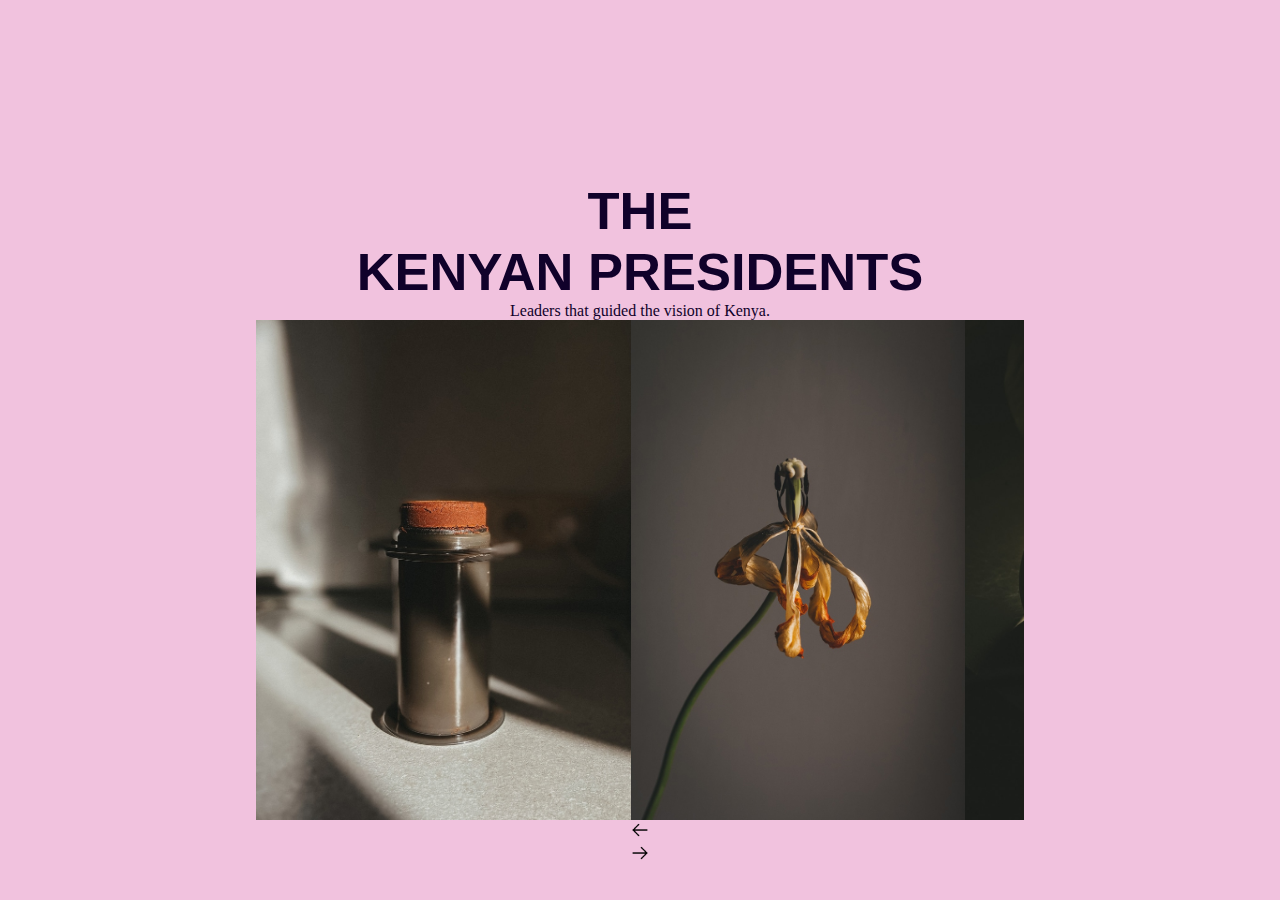
<file: AdvancedSlider/index.html>
<!DOCTYPE html>
<html lang="en">
    <head>
	<meta charset = "UTF-8" />
	<meta http-equiv="X-UA-Compatible" content="IE=edge" />
	<meta name="viewport" content="width=device-width", initial-scale=1.0" />	
        <link rel="stylesheet" href="style.css">
        <title>Advanced Slider</title>
    </head>

    <body>
        <section class="hero_title">
            <h1>
                The<br/> Kenyan Presidents
            </h1>
            <p>Leaders that guided the vision of Kenya.</p>
        </section>

        <div class="carousel_container">
            <div class="carousel_slide">
                <img src="./img5.jpeg" id="lastClone" />
                <img src="./img1.jpeg" />
                <img src="./img2.jpeg" />
                <img src="./img3.jpeg" />
                <img src="./img4.jpeg" />
                <img src="./img5.jpeg" />
                <img src="./img1.jpeg" id="firstClone" />
            </div>
        </div>

        <button id="prevBtn">
            <img src="arrow-left.png"/>
        </button>

        <button id="nextBtn">
            <img src="arrow-right.png"/>
        </button>
        <script src="app.js"></script>
    </body>

</html>
</file>
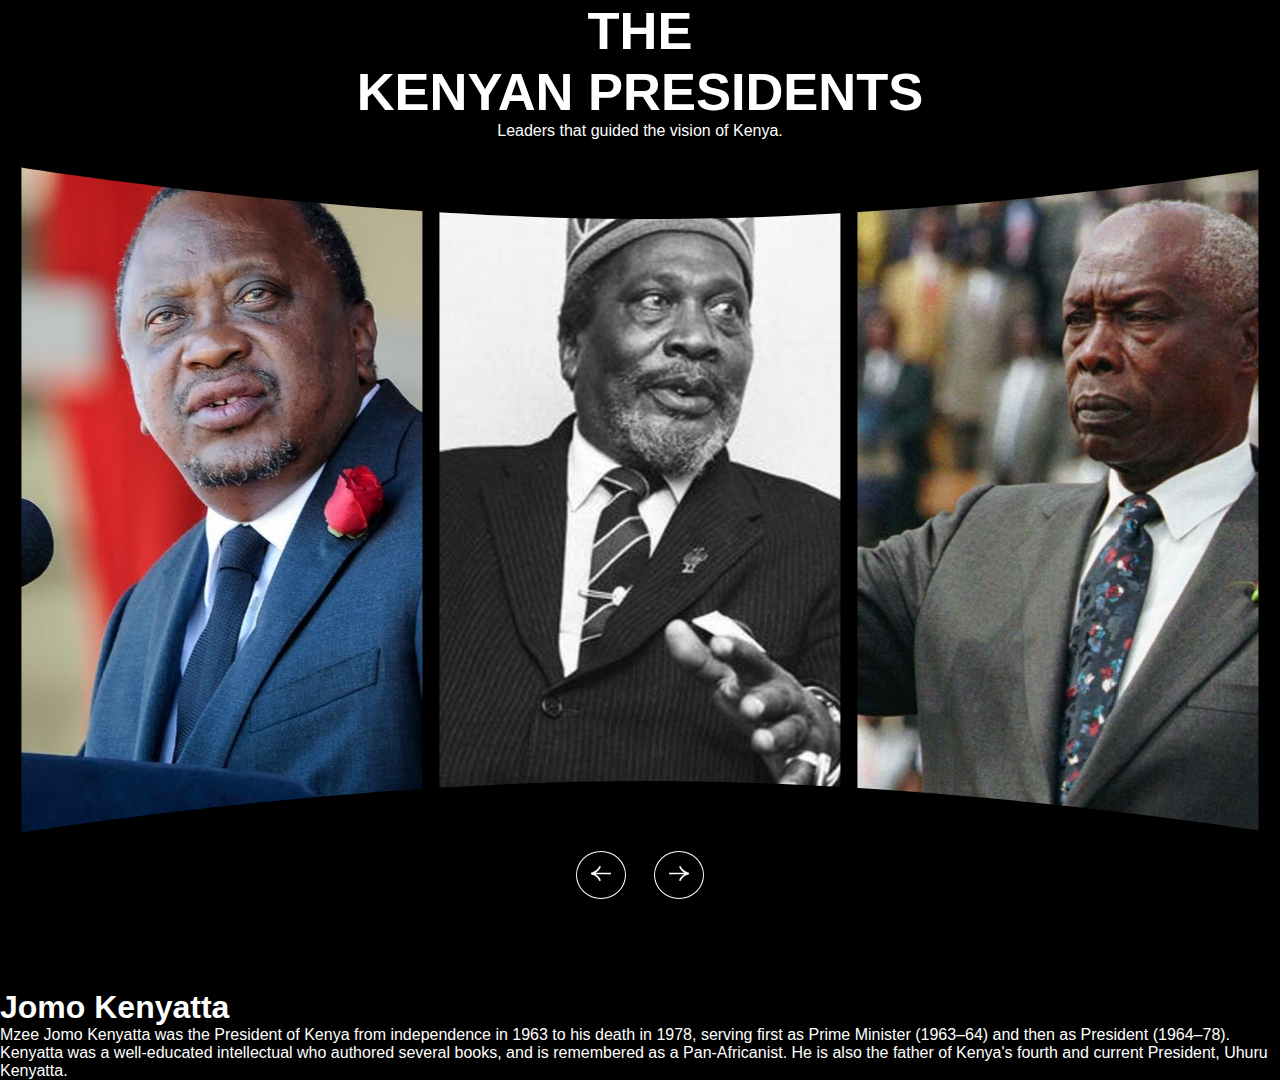
<file: AdvancedSlider2/index.html>
<!DOCTYPE html>
<html lang="en">
    <head>
	<meta charset = "UTF-8" />
	<meta http-equiv="X-UA-Compatible" content="IE=edge" />
	<meta name="viewport" content="width=device-width", initial-scale=1.0" />	
        <link rel="stylesheet" href="https://cdn.jsdelivr.net/npm/@splidejs/splide@4.0.6/dist/css/splide.min.css">
        <style>
            .splide__arrow.splide__arrow--next, .splide__arrow.splide__arrow--prev, .splide__pagination {
                    display: none;
            }

            .splide *:focus { outline: none; }
        </style>
        <link rel="stylesheet" href="style.css">
        <title>Advanced Slider</title>
    </head>

    <body>
        <main>
            <div class="cursor">
                <div class="cursor_dot1"></div>
                <div class="cursor_dot2">
                    <p class="cursor__text">DRAG</p>
                </div>
            </div>
            <section class="hero_title">
                <h1>
                    The<br/> Kenyan Presidents
                </h1>
                <p>Leaders that guided the vision of Kenya.</p>
            </section>
            <section class="slider section">

                <svg class="slider_wave" version="1.1" id="Layer_1" xmlns="http://www.w3.org/2000/svg" xmlns:xlink="http://www.w3.org/1999/xlink" x="0px" y="0px" viewBox="0 0 804 50.167" enable-background="new 0 0 804 50.167" xml:space="preserve">
                    <path d="M804,0v16.671c0,0-204.974,33.496-401.995,33.496C204.974,50.167,0,16.671,0,16.671V0H804z"></path>
                </svg>

                <div class="splide">
                    <div class="splide__track">
                        <div class="splide__list">
                            <div class="splide__slide">
                                <img src="./mzeeJomoKenyatta.jpeg" class="splide__img" />
                            </div>
                            <div class="splide__slide">
                                <img src="./moi.jpeg" class="splide__img" />
                            </div>
                            <div class="splide__slide">
                                <img src="./MwaiKibaki.jpeg" class="splide__img" />
                            </div>
                            <div class="splide__slide">
                                <img src="./UhuruKenyatta.jpeg" class="splide__img" />
                            </div>
                        </div>
                    </div>
                </div>

                <svg class="slider_wave2" version="1.1" id="Layer_1" xmlns="http://www.w3.org/2000/svg" xmlns:xlink="http://www.w3.org/1999/xlink" x="0px" y="0px" viewBox="0 0 804 50.167" enable-background="new 0 0 804 50.167" xml:space="preserve">
                    <path d="M804,0v16.671c0,0-204.974,33.496-401.995,33.496C204.974,50.167,0,16.671,0,16.671V0H804z"></path>
                </svg>

            </section>

            <div class="slider_buttons">
                <button id="prevBtn" >
                    <svg class="button_svg" version="1.1" id="Layer_1" xmlns="http://www.w3.org/2000/svg" xmlns:xlink="http://www.w3.org/1999/xlink" x="0px" y="0px" viewBox="0 0 24 18">
                        <path  d="M23.999,8H5.481c5.009-2.91,6.349-7.311,6.416-7.548L9.976-0.102C9.9,0.156,8.03,6.213-0.073,8.024L0.146,9
                                l-0.218,0.976C8.03,11.787,9.9,17.844,9.976,18.101l1.922-0.554C11.83,17.31,10.49,12.91,5.481,10h18.518V8z"></path>
                    </svg>
                </button>

                <button id="nextBtn" >
                    <svg class="button_svg_rotate" version="1.1" id="Layer_1" xmlns="http://www.w3.org/2000/svg" xmlns:xlink="http://www.w3.org/1999/xlink" x="0px" y="0px" viewBox="0 0 24 18">
                        <path  d="M23.999,8H5.481c5.009-2.91,6.349-7.311,6.416-7.548L9.976-0.102C9.9,0.156,8.03,6.213-0.073,8.024L0.146,9
                                l-0.218,0.976C8.03,11.787,9.9,17.844,9.976,18.101l1.922-0.554C11.83,17.31,10.49,12.91,5.481,10h18.518V8z"></path>
                    </svg>
                </button>
            </div>

            <section class="presidentDetails">
                <div class="president1">
                    <h1>Jomo Kenyatta</h1>
                    <p>
                        Mzee Jomo Kenyatta was the President of Kenya from independence in 1963 to his death in 1978,
                        serving first as Prime Minister (1963–64) and then as President (1964–78). Kenyatta was a
                        well-educated intellectual who authored several books, and is remembered as a Pan-Africanist.
                        He is also the father of Kenya's fourth and current President, Uhuru Kenyatta.
                    </p>
                </div>
            </section>



        </main>
        <script src="https://cdnjs.cloudflare.com/ajax/libs/jquery/3.6.0/jquery.min.js" integrity="sha512-894YE6QWD5I59HgZOGReFYm4dnWc1Qt5NtvYSaNcOP+u1T9qYdvdihz0PPSiiqn/+/3e7Jo4EaG7TubfWGUrMQ==" crossorigin="anonymous" referrerpolicy="no-referrer"></script>
        <script src="https://cdn.jsdelivr.net/npm/@splidejs/splide@4.0.6/dist/js/splide.min.js"></script>
        <script>

            var elms = document.getElementsByClassName( 'splide' );
            for ( var i = 0, len = elms.length; i < len; i++ ) {
                    new Splide( elms[ i ], {
                    perPage: 3,
                    perMove: 1,
                    type   : 'loop',
                    focus  : 'center',
                    breakpoints: {
                        767: {
                            perPage: 1,
                        }
                    }
                    } ).mount();
            }

            // All Slliders
            $('.next-splide').click(function() {
                    var y = document.getElementsByClassName('splide__arrow--next')[0].click();
                    //$(this).closest('.section').find('.splide__arrow.splide__arrow--next').click();
                    //y.find('.splide__arrow.splide__arrow--next').click();
            });
            $('.prev-splide').click(function() {
                    var y = document.getElementsByClassName('splide__arrow--prev')[0].click();
                    //console.log($(this).closest('.section').innerHTML)
                    //$(this).closest('.section').find('.splide__arrow.splide__arrow--prev').click();
                    //y.find('.splide__arrow.splide__arrow--prev').click();
            });
        </script>
        <script src="app.js"></script>
    </body>

</html>

<!-- 
    <svg version="1.1" id="Layer_1" xmlns="http://www.w3.org/2000/svg" xmlns:xlink="http://www.w3.org/1999/xlink" x="0px" y="0px" viewBox="0 0 804 50.167" enable-background="new 0 0 804 50.167" xml:space="preserve">
    <path fill="#E9C6DD" d="M804,0v16.671c0,0-204.974,33.496-401.995,33.496C204.974,50.167,0,16.671,0,16.671V0H804z"></path>
    </svg>
-->
</file>
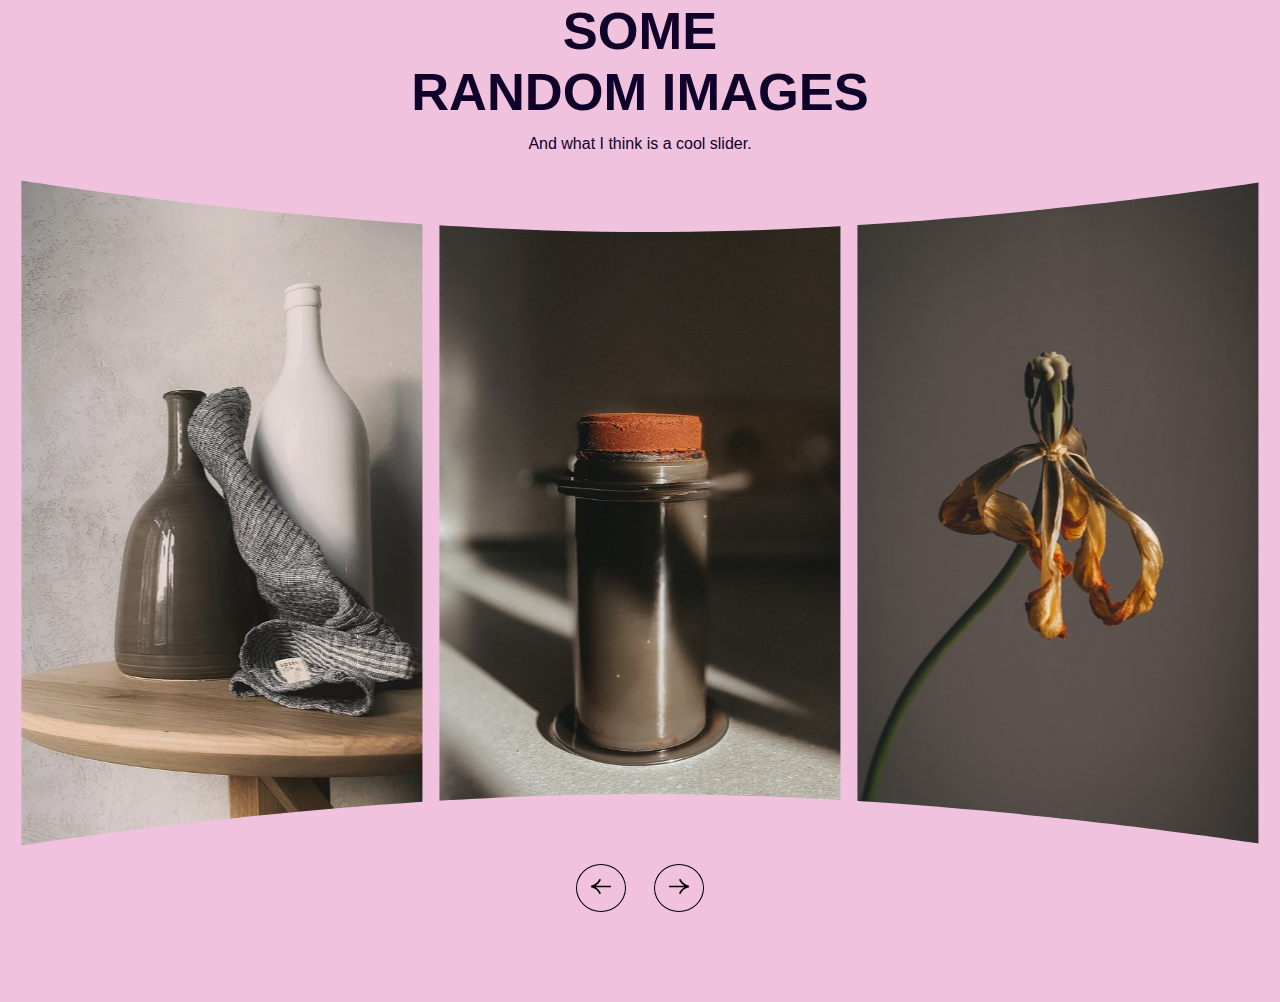
<file: AdvancedSlider3/index.html>
<!DOCTYPE html>
<html lang="en">
    <head>
	<meta charset = "UTF-8" />
	<meta http-equiv="X-UA-Compatible" content="IE=edge" />
	<meta name="viewport" content="width=device-width", initial-scale=1.0" />	
        <link rel="stylesheet" href="https://cdn.jsdelivr.net/npm/@splidejs/splide@4.0.6/dist/css/splide.min.css">
        <style>
            .splide__arrow.splide__arrow--next, .splide__arrow.splide__arrow--prev, .splide__pagination {
                    display: none;
            }

            .splide *:focus { outline: none; }
        </style>
        <link rel="stylesheet" href="style.css">
        <title>Advanced Slider</title>
    </head>

    <body>
        <main>
            <div class="cursor">
                <div class="cursor_dot1"></div>
                <div class="cursor_dot2">
                    <p class="cursor__text">DRAG</p>
                </div>
            </div>
            <section class="hero_title">
                <h1>
                    Some<br/> random images
                </h1>
                <p>And what I think is a cool slider.</p>
            </section>
            <section class="slider section">

                <svg class="slider_wave" version="1.1" id="Layer_1" xmlns="http://www.w3.org/2000/svg" xmlns:xlink="http://www.w3.org/1999/xlink" x="0px" y="0px" viewBox="0 0 804 50.167" enable-background="new 0 0 804 50.167" xml:space="preserve">
                    <path d="M804,0v16.671c0,0-204.974,33.496-401.995,33.496C204.974,50.167,0,16.671,0,16.671V0H804z"></path>
                </svg>

                <div class="splide">
                    <div class="splide__track">
                        <div class="splide__list">
                            <div class="splide__slide">
                                <img src="./img1.jpeg" class="splide__img" />
                            </div>
                            <div class="splide__slide">
                                <img src="./img2.jpeg" class="splide__img" />
                            </div>
                            <div class="splide__slide">
                                <img src="./img3.jpeg" class="splide__img" />
                            </div>
                            <div class="splide__slide">
                                <img src="./img4.jpeg" class="splide__img" />
                            </div>
                        </div>
                    </div>
                </div>

                <svg class="slider_wave2" version="1.1" id="Layer_1" xmlns="http://www.w3.org/2000/svg" xmlns:xlink="http://www.w3.org/1999/xlink" x="0px" y="0px" viewBox="0 0 804 50.167" enable-background="new 0 0 804 50.167" xml:space="preserve">
                    <path d="M804,0v16.671c0,0-204.974,33.496-401.995,33.496C204.974,50.167,0,16.671,0,16.671V0H804z"></path>
                </svg>

            </section>

            <div class="slider_buttons">
                <button id="prevBtn" class="prev-splide" >
                    <svg class="button_svg" version="1.1" id="Layer_1" xmlns="http://www.w3.org/2000/svg" xmlns:xlink="http://www.w3.org/1999/xlink" x="0px" y="0px" viewBox="0 0 24 18">
                        <path  d="M23.999,8H5.481c5.009-2.91,6.349-7.311,6.416-7.548L9.976-0.102C9.9,0.156,8.03,6.213-0.073,8.024L0.146,9
                                l-0.218,0.976C8.03,11.787,9.9,17.844,9.976,18.101l1.922-0.554C11.83,17.31,10.49,12.91,5.481,10h18.518V8z"></path>
                    </svg>
                </button>

                <button id="nextBtn" class="next-splide" >
                    <svg class="button_svg_rotate" version="1.1" id="Layer_1" xmlns="http://www.w3.org/2000/svg" xmlns:xlink="http://www.w3.org/1999/xlink" x="0px" y="0px" viewBox="0 0 24 18">
                        <path  d="M23.999,8H5.481c5.009-2.91,6.349-7.311,6.416-7.548L9.976-0.102C9.9,0.156,8.03,6.213-0.073,8.024L0.146,9
                                l-0.218,0.976C8.03,11.787,9.9,17.844,9.976,18.101l1.922-0.554C11.83,17.31,10.49,12.91,5.481,10h18.518V8z"></path>
                    </svg>
                </button>
            </div>

        </main>
        <script src="https://cdnjs.cloudflare.com/ajax/libs/jquery/3.6.0/jquery.min.js" integrity="sha512-894YE6QWD5I59HgZOGReFYm4dnWc1Qt5NtvYSaNcOP+u1T9qYdvdihz0PPSiiqn/+/3e7Jo4EaG7TubfWGUrMQ==" crossorigin="anonymous" referrerpolicy="no-referrer"></script>
        <script src="https://cdn.jsdelivr.net/npm/@splidejs/splide@4.0.6/dist/js/splide.min.js"></script>
        <script>

            var elms = document.getElementsByClassName( 'splide' );
            for ( var i = 0, len = elms.length; i < len; i++ ) {
                    new Splide( elms[ i ], {
                    perPage: 3,
                    perMove: 1,
                    type   : 'loop',
                    focus  : 'center',
                    breakpoints: {
                        767: {
                            perPage: 1,
                        }
                    }
                    } ).mount();
            }

            // All Slliders
            $('.next-splide').click(function() {
                    console.log("clicked next")
                    var y = document.getElementsByClassName('splide__arrow--next')[0].click();
                    //$(this).closest('.section').find('.splide__arrow.splide__arrow--next').click();
                    //y.find('.splide__arrow.splide__arrow--next').click();
            });
            $('.prev-splide').click(function() {
                    console.log("clicked previous")
                    var y = document.getElementsByClassName('splide__arrow--prev')[0].click();
                    //console.log($(this).closest('.section').innerHTML)
                    //$(this).closest('.section').find('.splide__arrow.splide__arrow--prev').click();
                    //y.find('.splide__arrow.splide__arrow--prev').click();
            });
        </script>
        <script src="app.js"></script>
    </body>

</html>

<!-- 
    <svg version="1.1" id="Layer_1" xmlns="http://www.w3.org/2000/svg" xmlns:xlink="http://www.w3.org/1999/xlink" x="0px" y="0px" viewBox="0 0 804 50.167" enable-background="new 0 0 804 50.167" xml:space="preserve">
    <path fill="#E9C6DD" d="M804,0v16.671c0,0-204.974,33.496-401.995,33.496C204.974,50.167,0,16.671,0,16.671V0H804z"></path>
    </svg>
-->
</file>
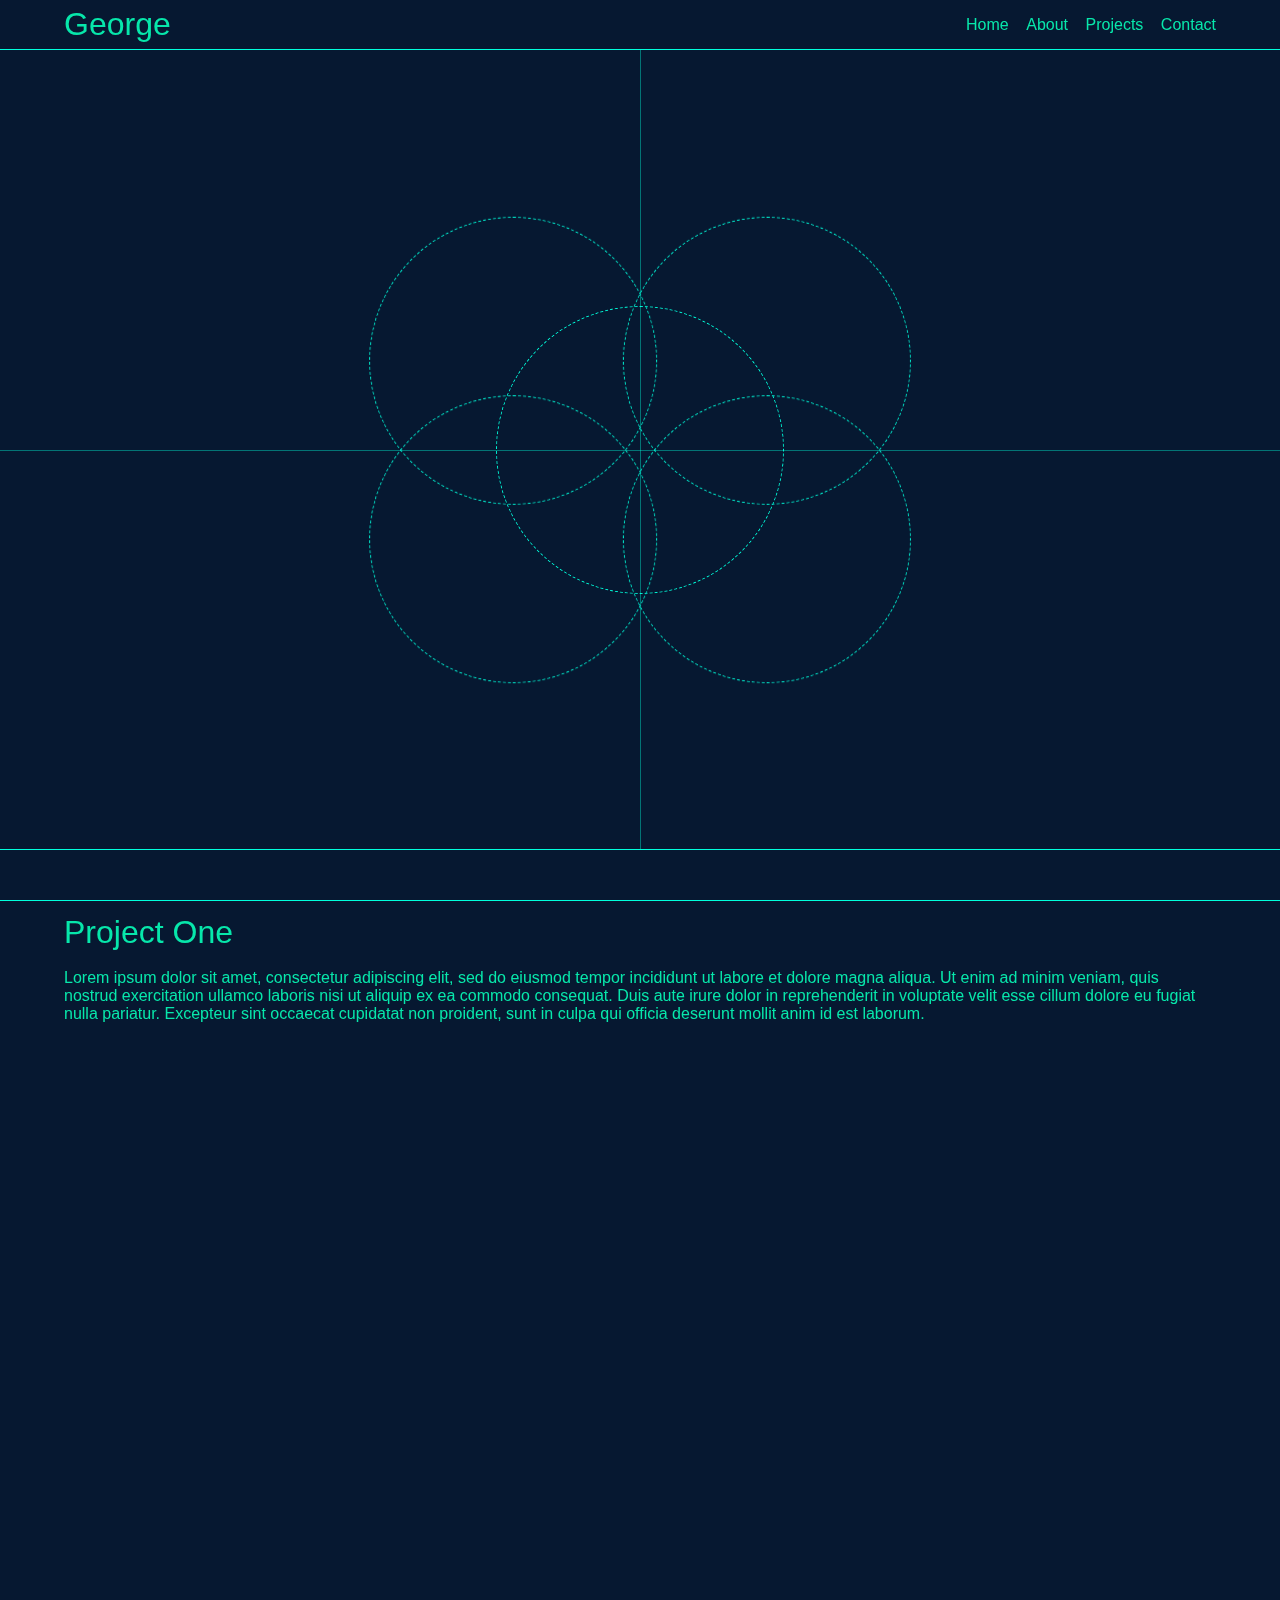
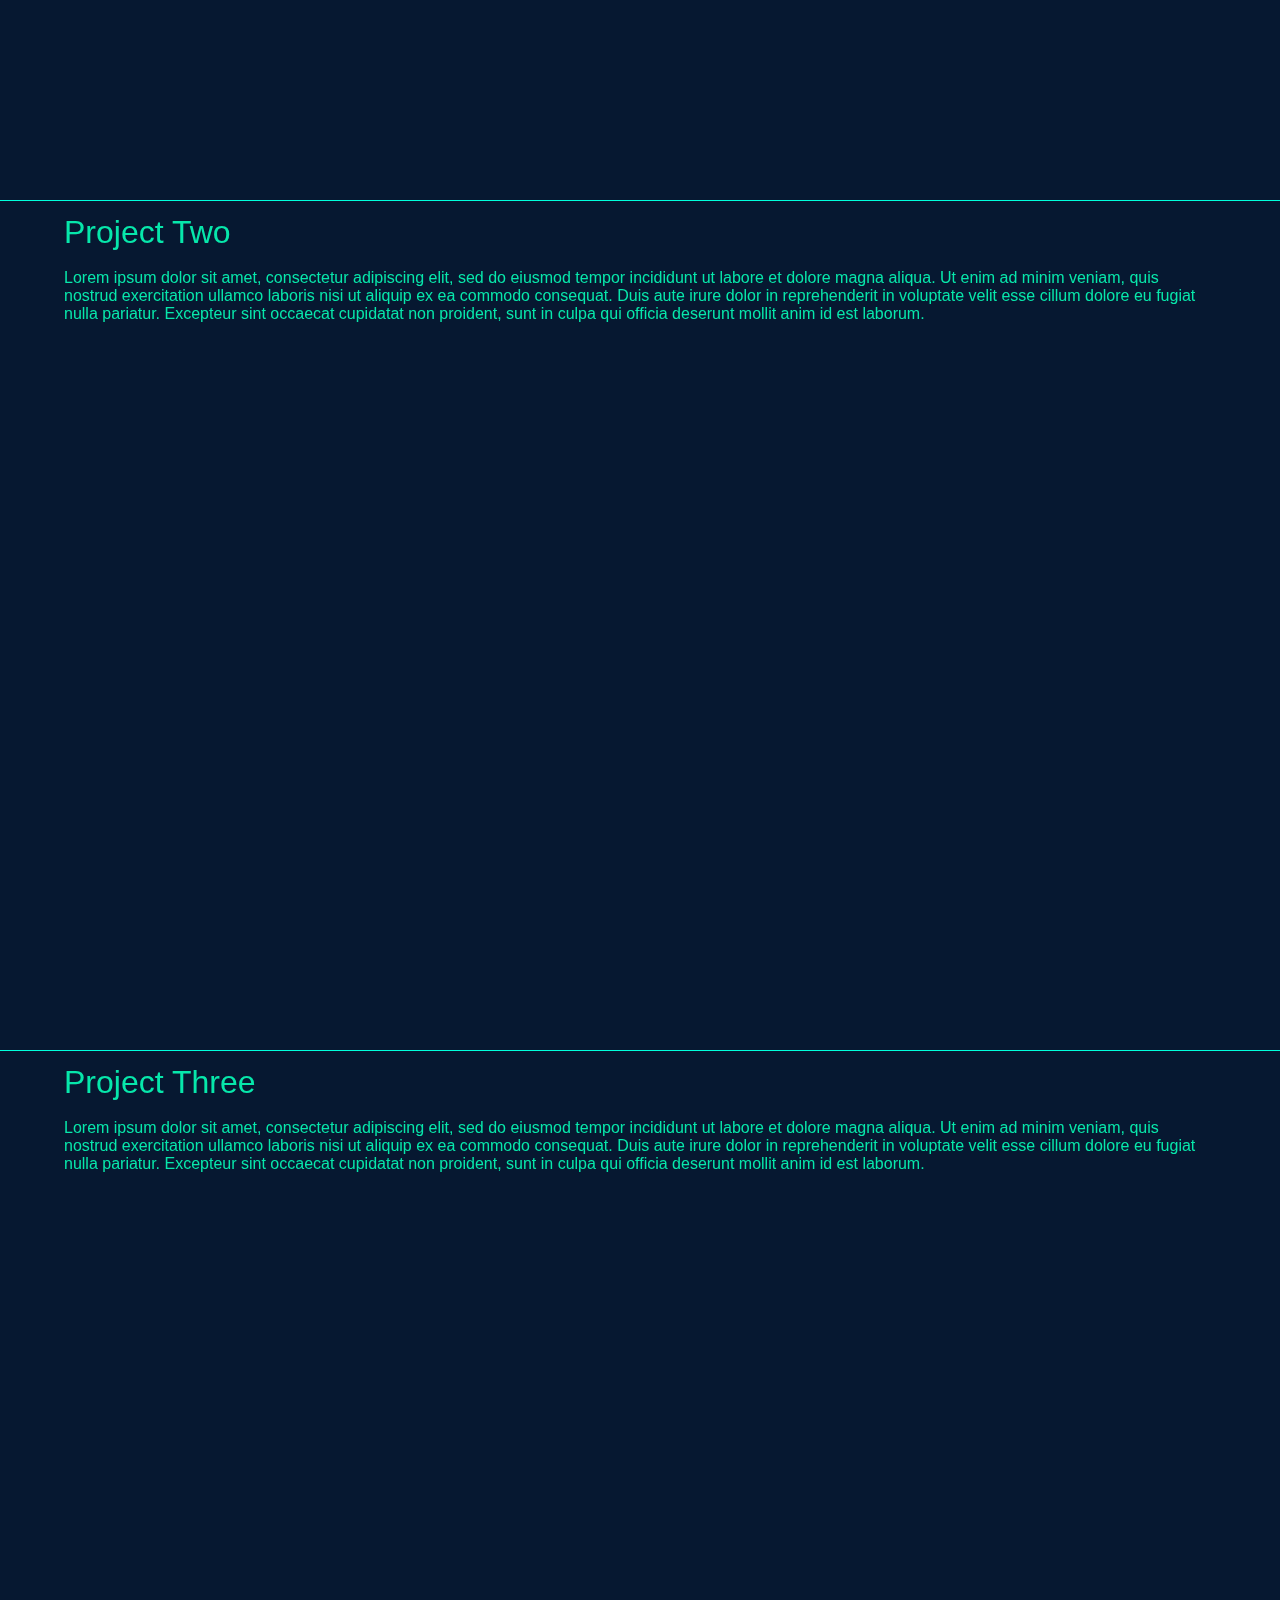
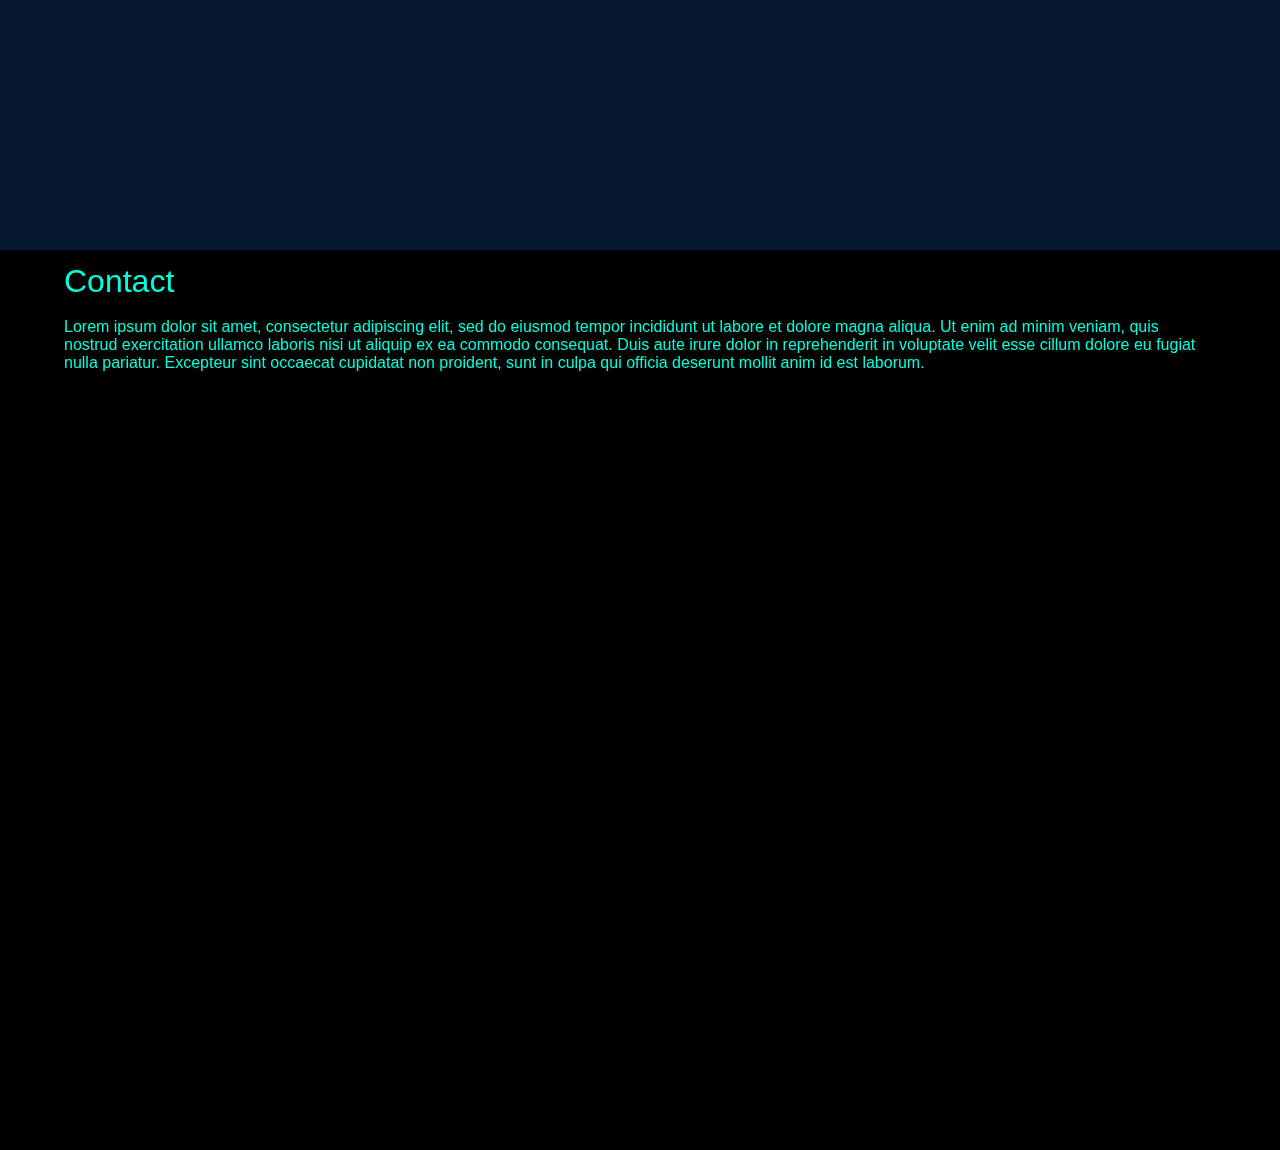
<file: CirclesLayoutProject/index.html>
<!DOCTYPE html>
<html lang="en">
    <head>
	<meta charset = "UTF-8" />
	<meta http-equiv="X-UA-Compatible" content="IE=edge" />
	<meta name="viewport" content="width=device-width", initial-scale=1.0" />	
        <link rel="apple-touch-icon" sizes="180x180" href="https://thisisgeorge.site/static/landing/favicon/apple-touch-icon.png">
        <link rel="icon" type="image/png" sizes="32x32" href="https://thisisgeorge.site/static/landing/favicon/favicon-32x32.png">
        <link rel="icon" type="image/png" sizes="16x16" href="https://thisisgeorge.site/static/landing/favicon/favicon-16x16.png">
        <link rel="stylesheet" href="style.css">
        <title>Welcome </title>
    </head>
    <body>
        <section>
            <div class="header">
                <div class="header_container">
                    <div class="logo">
                        <h1>George</h1>
                    </div>
                    <nav>
                        <ul>
                            <li>Home</li>
                            <li>About</li>
                            <li>Projects</li>
                            <li>Contact</li>
                        </ul>
                    </nav>
                </div>
            </div>


            <div class="circle__container">
                <div class="vertical__line"></div>
                <div class="horizontal__line"></div>
                <div class="circle__container__inner">
                    <div class="circle middle__circle"> </div>
                    <div class="circle circle__one"> </div>
                    <div class="circle circle__two"> </div>
                    <div class="circle circle__three"> </div>
                    <div class="circle circle__four"> </div>
                </div>
            </div>
        </section>


        <section class="sticky__section">
            <div class="plane plane__one">
                <div class="container">
                    <h1>Project One</h1>
                    </br>
                    <p>
                            Lorem ipsum dolor sit amet, consectetur adipiscing elit, sed do 
                            eiusmod tempor incididunt ut labore et dolore magna aliqua. Ut 
                            enim ad minim veniam, quis nostrud exercitation ullamco laboris
                            nisi ut aliquip ex ea commodo consequat. Duis aute irure dolor in
                            reprehenderit in voluptate velit esse cillum dolore eu fugiat nulla
                            pariatur. Excepteur sint occaecat cupidatat non proident, sunt in culpa
                            qui officia deserunt mollit anim id est laborum.
                    </p>
                </div>
            </div>

            <div class="plane plane__two">
                <div class="container">
                    <h1>Project Two</h1>
                    </br>
                    <p>
                            Lorem ipsum dolor sit amet, consectetur adipiscing elit, sed do 
                            eiusmod tempor incididunt ut labore et dolore magna aliqua. Ut 
                            enim ad minim veniam, quis nostrud exercitation ullamco laboris
                            nisi ut aliquip ex ea commodo consequat. Duis aute irure dolor in
                            reprehenderit in voluptate velit esse cillum dolore eu fugiat nulla
                            pariatur. Excepteur sint occaecat cupidatat non proident, sunt in culpa
                            qui officia deserunt mollit anim id est laborum.
                    </p>
                </div>
            </div>

            <div class="plane plane__three">
                <div class="container">
                    <h1>Project Three</h1>
                    </br>
                    <p>
                            Lorem ipsum dolor sit amet, consectetur adipiscing elit, sed do 
                            eiusmod tempor incididunt ut labore et dolore magna aliqua. Ut 
                            enim ad minim veniam, quis nostrud exercitation ullamco laboris
                            nisi ut aliquip ex ea commodo consequat. Duis aute irure dolor in
                            reprehenderit in voluptate velit esse cillum dolore eu fugiat nulla
                            pariatur. Excepteur sint occaecat cupidatat non proident, sunt in culpa
                            qui officia deserunt mollit anim id est laborum.
                    </p>
                </div>
            </div>
        </section>


        <section class="footer">
                <div class="container">
                    <h1>Contact</h1>
                    </br>
                    <p>
                            Lorem ipsum dolor sit amet, consectetur adipiscing elit, sed do 
                            eiusmod tempor incididunt ut labore et dolore magna aliqua. Ut 
                            enim ad minim veniam, quis nostrud exercitation ullamco laboris
                            nisi ut aliquip ex ea commodo consequat. Duis aute irure dolor in
                            reprehenderit in voluptate velit esse cillum dolore eu fugiat nulla
                            pariatur. Excepteur sint occaecat cupidatat non proident, sunt in culpa
                            qui officia deserunt mollit anim id est laborum.
                    </p>
                </div>
            </div>
        </section>

        <script src="app.js"></script>
    </body>

</html>
</file>
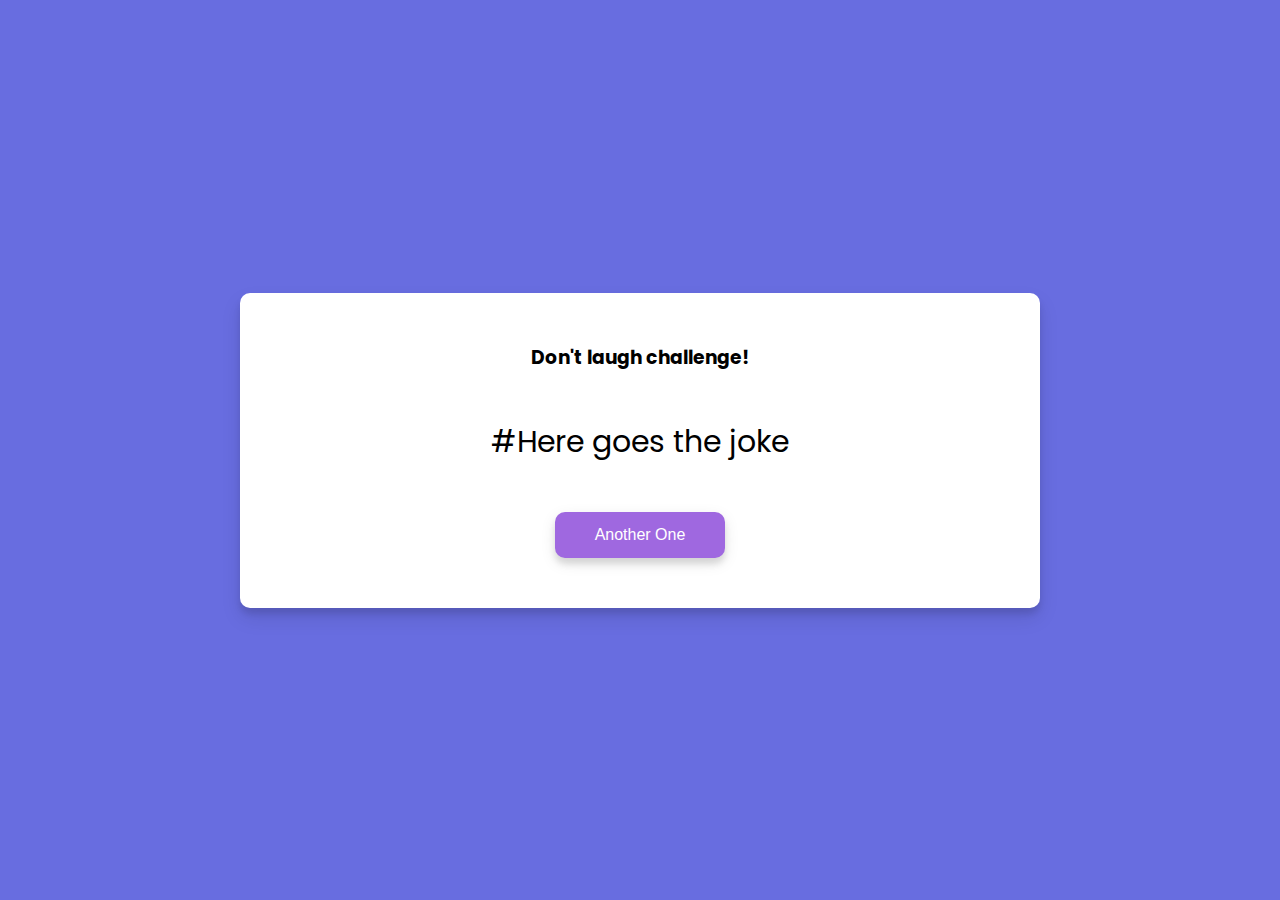
<file: DadJokesGenerator/index.html>
<!DOCTYPE html>
<html lang="en">
    <head>
	<meta charset = "UTF-8" />
	<meta http-equiv="X-UA-Compatible" content="IE=edge" />
	<meta name="viewport" content="width=device-width", initial-scale=1.0" />	
        <link rel="apple-touch-icon" sizes="180x180" href="https://thisisgeorge.site/static/landing/favicon/apple-touch-icon.png">
        <link rel="icon" type="image/png" sizes="32x32" href="https://thisisgeorge.site/static/landing/favicon/favicon-32x32.png">
        <link rel="icon" type="image/png" sizes="16x16" href="https://thisisgeorge.site/static/landing/favicon/favicon-16x16.png">
        <link rel="stylesheet" href="style.css">
        <title>Welcome </title>
    </head>

    <body>
        <div class="container">
            <h3>Don't laugh challenge!</h3>
            <div id="joke" class="joke">
                #Here goes the joke
            </div>
            <button id="get_joke" class="btn">
                Another One
            </button>

        </div>

        <script src="app.js"></script>
    </body>
</html>
</file>
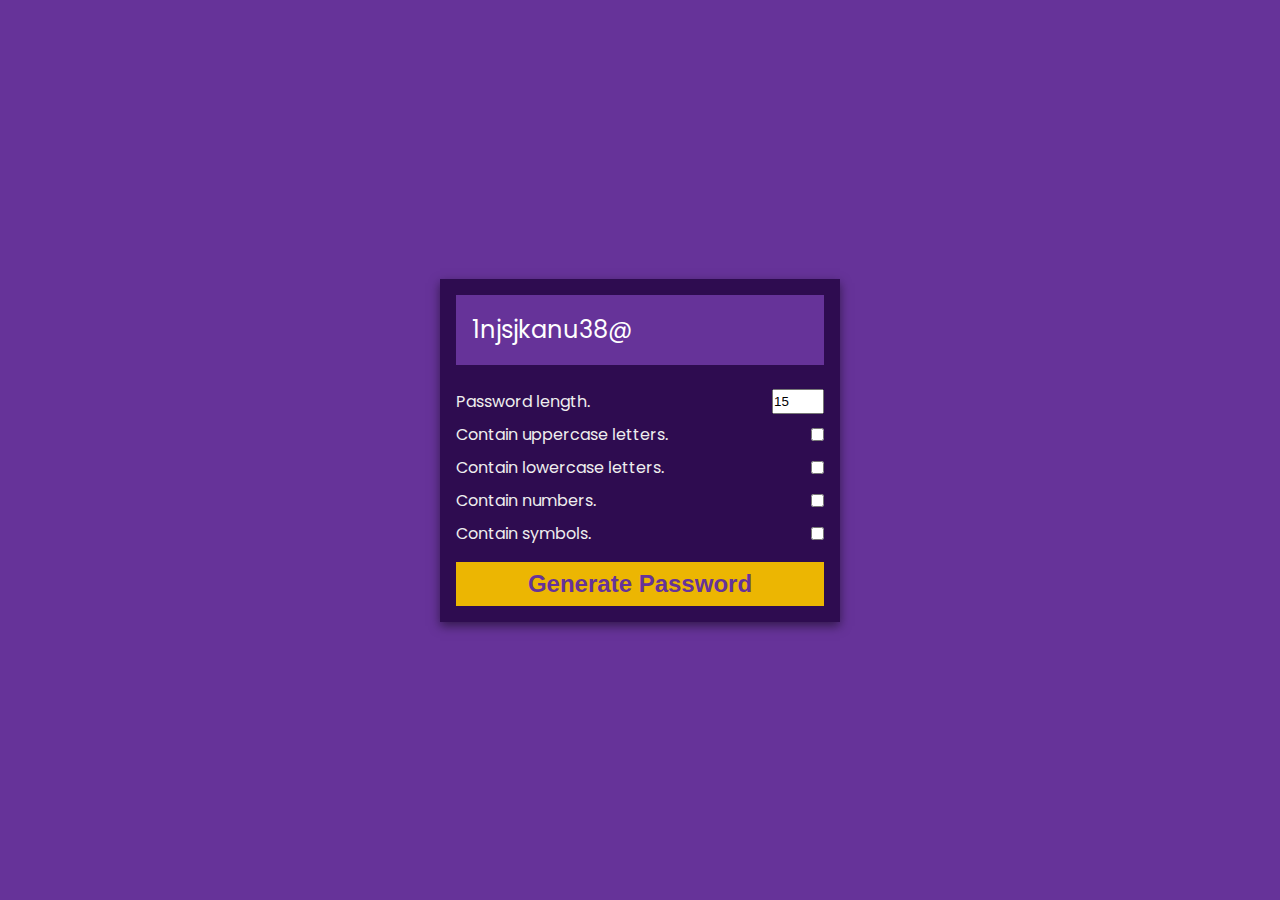
<file: PasswordGenerator/index.html>
<!DOCTYPE html>
<html lang="en">
    <head>
	<meta charset = "UTF-8" />
	<meta http-equiv="X-UA-Compatible" content="IE=edge" />
	<meta name="viewport" content="width=device-width", initial-scale=1.0" />	
        <link rel="stylesheet" href="style.css">
        <title>Password Generator</title>
    </head>

    <body>
        <div class="pw_container">

            <div class="pw_header">
                <div class="pw"> 
                    <span id="pw">1njsjkanu38@</span>
                    <button id="copy">Copy</button>
                </div>
            </div>

            <div class="pw_body">
                <div class="form_control">
                    <label for="length">Password length.</label>
                    <input id="length" value="15" type="number" min="8" max="40" />
                </div>

                <div class="form_control">
                    <label for="upper">Contain uppercase letters.</label>
                    <input id="upper" type="checkbox" />
                </div>

                <div class="form_control">
                    <label for="lower">Contain lowercase letters.</label>
                    <input id="lower" type="checkbox" />
                </div>

                <div class="form_control">
                    <label for="number">Contain numbers.</label>
                    <input id="number" type="checkbox" />
                </div>

                <div class="form_control">
                    <label for="symbol">Contain symbols.</label>
                    <input id="symbol" type="checkbox" />
                </div>
                <button class="generate" id="generate">
                    Generate Password
                </button>
            </div>

        </div>
        <script src="app.js" > </script>
    </body>

</html>
</file>
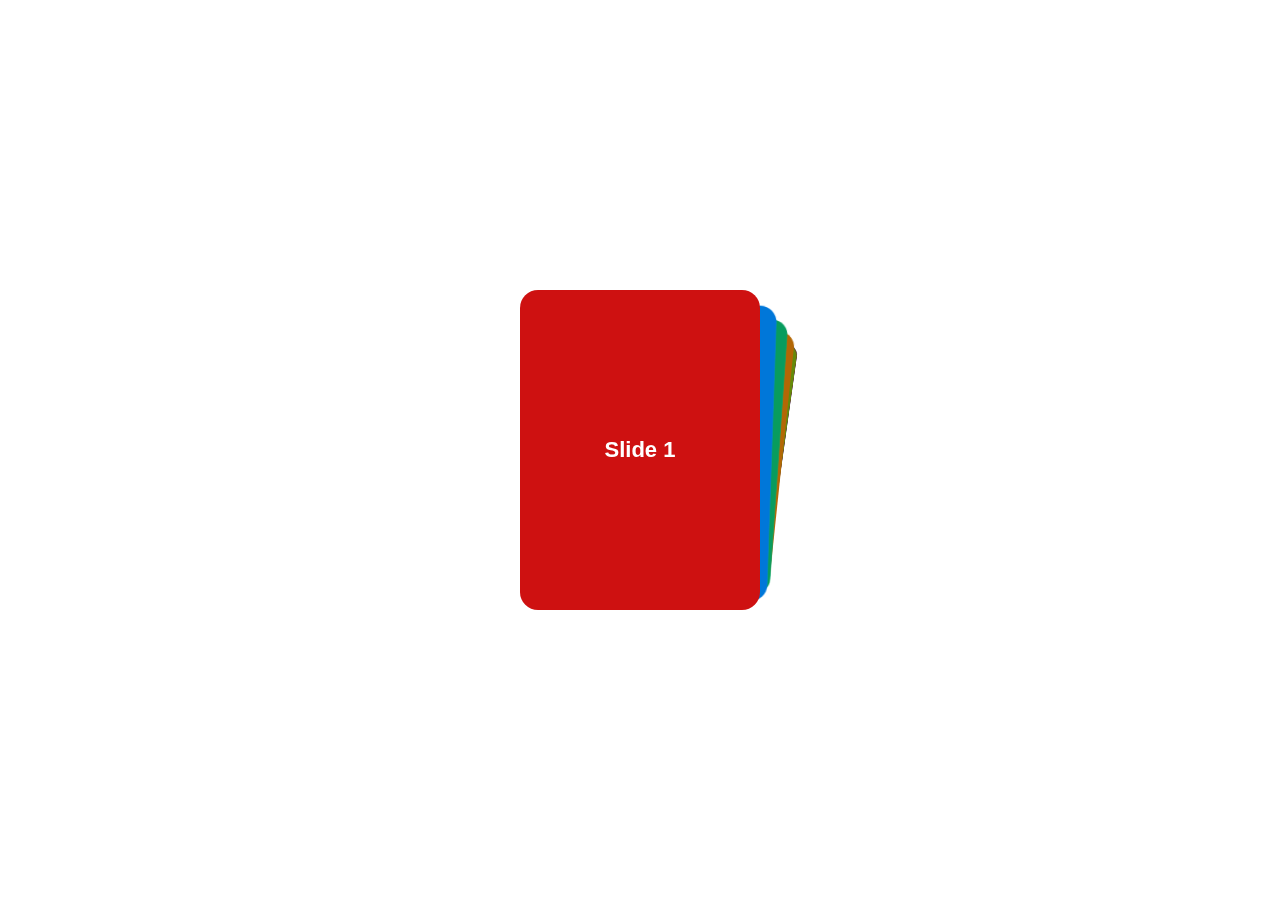
<file: ShuffleCards/index.html>
<!DOCTYPE html>
<html lang="en">
  <head>
    <meta charset="utf-8" />
    <title>Swiper demo</title>
    <meta
      name="viewport"
      content="width=device-width, initial-scale=1, minimum-scale=1, maximum-scale=1"
    />
    <!-- Link Swiper's CSS -->
    <link
      rel="stylesheet"
      href="https://unpkg.com/swiper/swiper-bundle.min.css"
    />
    <link rel="stylesheet" href="style.css" />
  </head>

  <body>
    <!-- Swiper -->

    <div class="swiper mySwiper">
      <div class="swiper-wrapper">
        <div class="swiper-slide">Slide 1</div>
        <div class="swiper-slide">Slide 2</div>
        <div class="swiper-slide">Slide 3</div>
        <div class="swiper-slide">Slide 4</div>
        <div class="swiper-slide">Slide 5</div>
        <div class="swiper-slide">Slide 6</div>
        <div class="swiper-slide">Slide 7</div>
        <div class="swiper-slide">Slide 8</div>
        <div class="swiper-slide">Slide 9</div>
      </div>
    </div>

    <!-- Swiper JS -->
    <script src="https://unpkg.com/swiper/swiper-bundle.min.js"></script>

    <!-- Initialize Swiper -->
    <script>
      var swiper = new Swiper(".mySwiper", {
        effect: "cards",
        grabCursor: true,
      });
    </script>
  </body>
</html>


<!--
https://assets.website-files.com/62bdc71c057cb67c71e552aa/62bdf10c9caef2f43f6fac71_62ba2104d647ec85f601882c_pexels-cottonbro-7437094.jpeg
https://assets.website-files.com/62bdc71c057cb67c71e552aa/62bdf0fe985d3ff7fc1fd0c3_62ba212cf0df657c5a8258fd_pexels-cottonbro-7441745.jpeg
https://assets.website-files.com/62bdc71c057cb67c71e552aa/62bdf0f7904e7cee3910f1dd_62ba20ccf0df650d368255f0_pexels-cottonbro-7439121.jpeg
-->
</file>
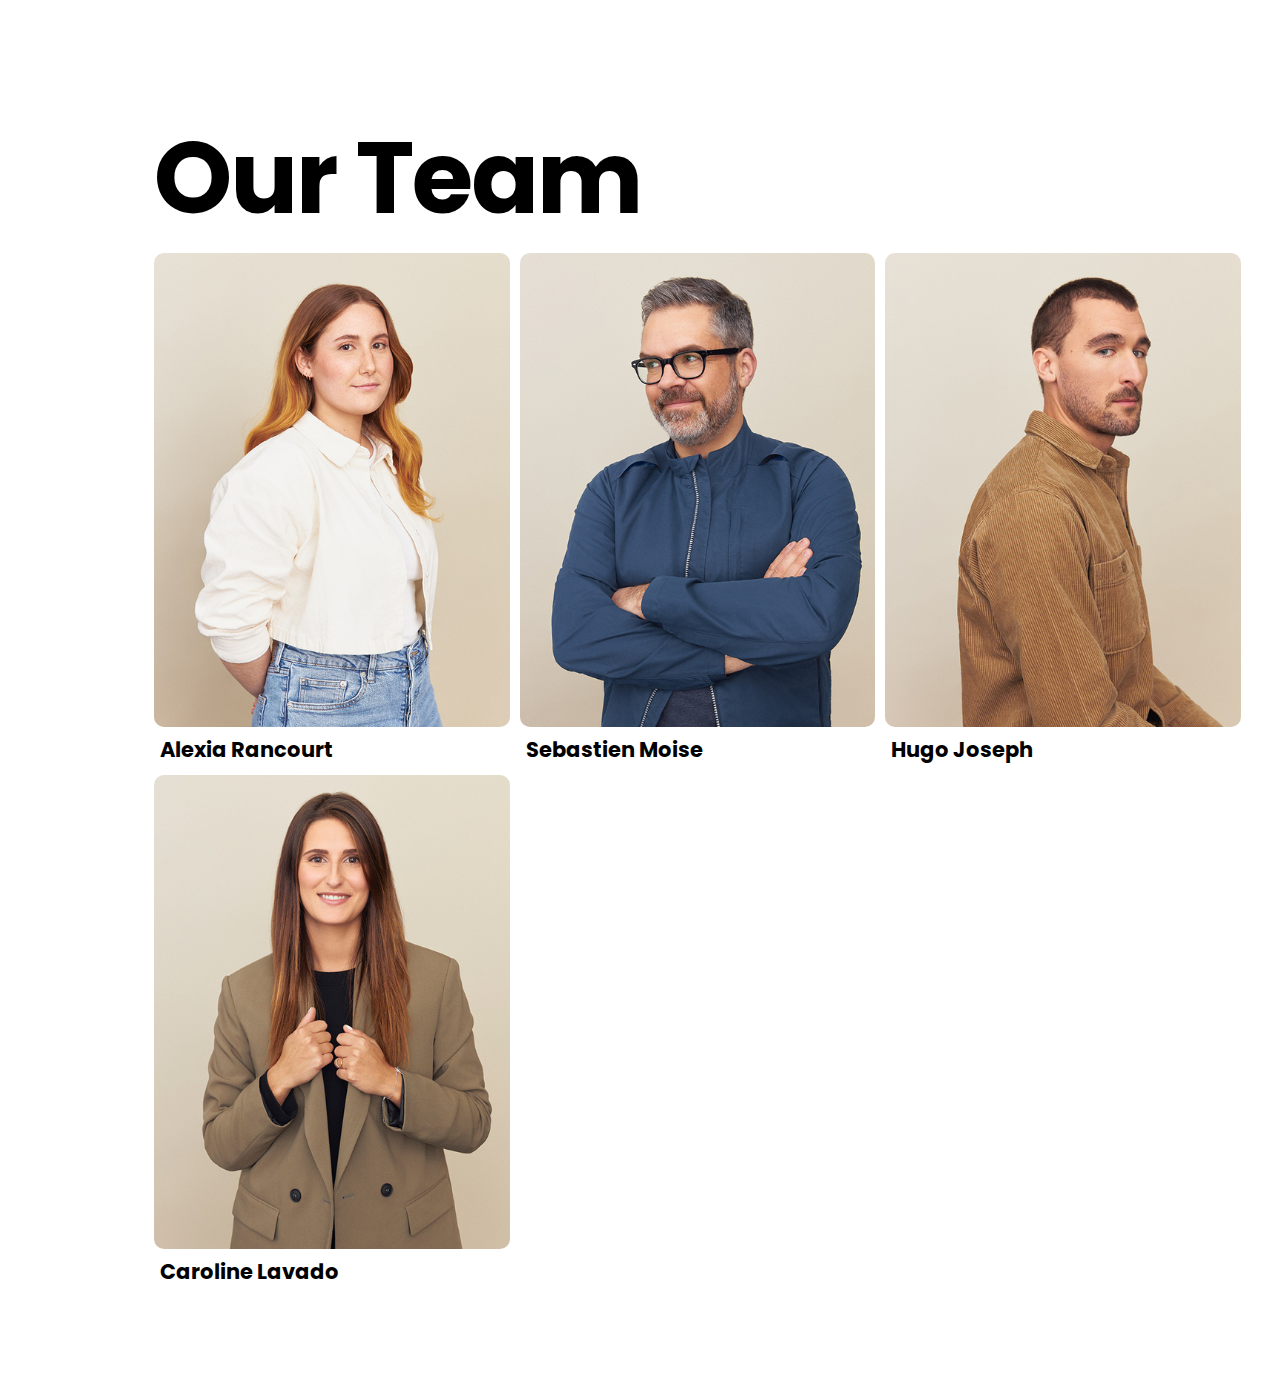
<file: TeamGridPage/index.html>
<!DOCTYPE html>
<html lang="en">
    <head>
	<meta charset = "UTF-8" />
	<meta http-equiv="X-UA-Compatible" content="IE=edge" />
	<meta name="viewport" content="width=device-width", initial-scale=1.0" />	
        <link rel="apple-touch-icon" sizes="180x180" href="https://thisisgeorge.site/static/landing/favicon/apple-touch-icon.png">
        <link rel="icon" type="image/png" sizes="32x32" href="https://thisisgeorge.site/static/landing/favicon/favicon-32x32.png">
        <link rel="icon" type="image/png" sizes="16x16" href="https://thisisgeorge.site/static/landing/favicon/favicon-16x16.png">
        <link rel="stylesheet" href="style.css">
        <title>Team Grid</title>
    </head>

    <body>
        <main>
            <h1>Our Team</h1>
            <div class="grid_container">

                <div class="user_card">
                    <img src="imgs/alexia.jpeg" />
                    <div class="user_card_wrapper"> 
                        <div class="user_name_wrapper">
                            <h4 class="user_name">Alexia Rancourt</h4>
                            <span class="user_name_background"> </span>
                        </div>
                        <h5 class="user_role">ACCOUNT MANAGER</h5>
                        <p class="user_description">
                            Lorem ipsum dolor sit amet, consectetur adipiscing elit, sed do 
                            eiusmod tempor incididunt ut labore et dolore magna aliqua. Ut 
                            enim ad minim veniam, quis nostrud exercitation ullamco laboris
                            nisi ut aliquip ex ea commodo consequat. Duis aute irure dolor in
                            reprehenderit in voluptate velit esse cillum dolore eu fugiat nulla
                            pariatur. Excepteur sint occaecat cupidatat non proident, sunt in culpa
                            qui officia deserunt mollit anim id est laborum.
                        </p>
                    </div>
                </div>

                <div class="user_card">
                    <img src="imgs/Seb.jpeg" />
                    <div class="user_card_wrapper"> 
                        <div class="user_name_wrapper">
                            <h4 class="user_name">Sebastien Moise</h4>
                            <span class="user_name_background"> </span>
                        </div>
                        <h5 class="user_role">ACCOUNT MANAGER</h5>
                        <p class="user_description">
                            Lorem ipsum dolor sit amet, consectetur adipiscing elit, sed do 
                            eiusmod tempor incididunt ut labore et dolore magna aliqua. Ut 
                            enim ad minim veniam, quis nostrud exercitation ullamco laboris
                            nisi ut aliquip ex ea commodo consequat. Duis aute irure dolor in
                            reprehenderit in voluptate velit esse cillum dolore eu fugiat nulla
                            pariatur. Excepteur sint occaecat cupidatat non proident, sunt in culpa
                            qui officia deserunt mollit anim id est laborum.
                        </p>
                    </div>
                </div>

                <div class="user_card">
                    <img src="imgs/hugo.jpeg" />
                    <div class="user_card_wrapper"> 
                        <div class="user_name_wrapper">
                            <h4 class="user_name">Hugo Joseph</h4>
                            <span class="user_name_background"> </span>
                        </div>
                        <h5 class="user_role">ACCOUNT MANAGER</h5>
                        <p class="user_description">
                            Lorem ipsum dolor sit amet, consectetur adipiscing elit, sed do 
                            eiusmod tempor incididunt ut labore et dolore magna aliqua. Ut 
                            enim ad minim veniam, quis nostrud exercitation ullamco laboris
                            nisi ut aliquip ex ea commodo consequat. Duis aute irure dolor in
                            reprehenderit in voluptate velit esse cillum dolore eu fugiat nulla
                            pariatur. Excepteur sint occaecat cupidatat non proident, sunt in culpa
                            qui officia deserunt mollit anim id est laborum.
                        </p>
                    </div>
                </div>

                <div class="user_card">
                    <img src="imgs/caro.jpeg" />
                    <div class="user_card_wrapper"> 
                        <div class="user_name_wrapper">
                            <h4 class="user_name">Caroline Lavado</h4>
                            <span class="user_name_background"> </span>
                        </div>
                        <h5 class="user_role">ACCOUNT MANAGER</h5>
                        <p class="user_description">
                            Lorem ipsum dolor sit amet, consectetur adipiscing elit, sed do 
                            eiusmod tempor incididunt ut labore et dolore magna aliqua. Ut 
                            enim ad minim veniam, quis nostrud exercitation ullamco laboris
                            nisi ut aliquip ex ea commodo consequat. Duis aute irure dolor in
                            reprehenderit in voluptate velit esse cillum dolore eu fugiat nulla
                            pariatur. Excepteur sint occaecat cupidatat non proident, sunt in culpa
                            qui officia deserunt mollit anim id est laborum.
                        </p>
                    </div>
                </div>


            </div>
        </main>
        <script src="app.js"></script>
    </body>

</html>
</file>
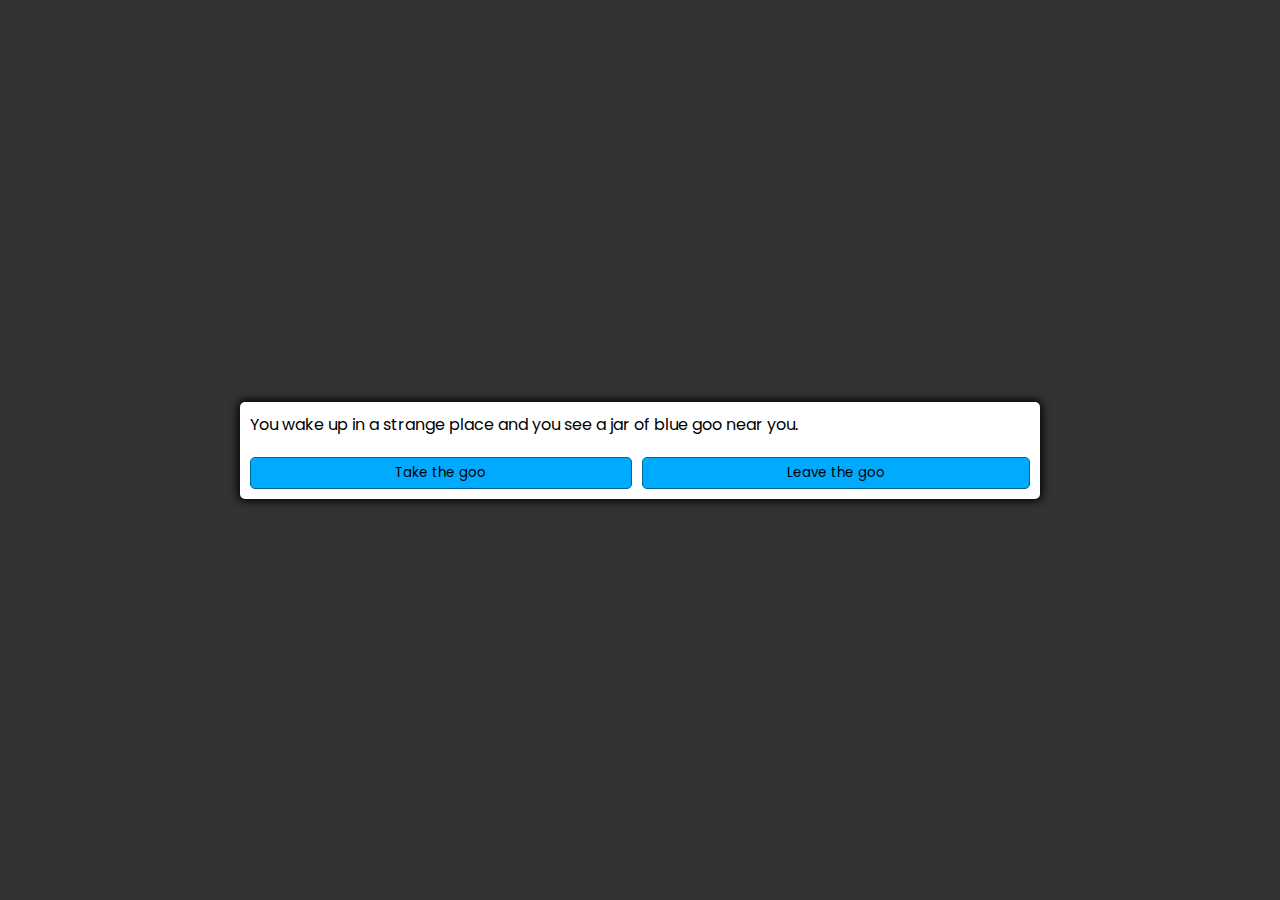
<file: TextAdventureGame/index.html>
<!DOCTYPE html>
<html lang="en">
    <head>
	<meta charset = "UTF-8" />
	<meta http-equiv="X-UA-Compatible" content="IE=edge" />
	<meta name="viewport" content="width=device-width", initial-scale=1.0" />	
        <link rel="stylesheet" href="style.css">
        <title>Adventure game</title>
    </head>

    <body>
        <div class="container"> 
            <div id="text">Text</div>
            <div class="btn_grid" id="option_buttons">
                <button class="btn">Option 1</button>
                <button class="btn">Option 2</button>
                <button class="btn">Option 3</button>
                <button class="btn">Option 4</button>
            </div>
        </div>

        <script src="app.js"> </script>
    </body>

</html>
</file>
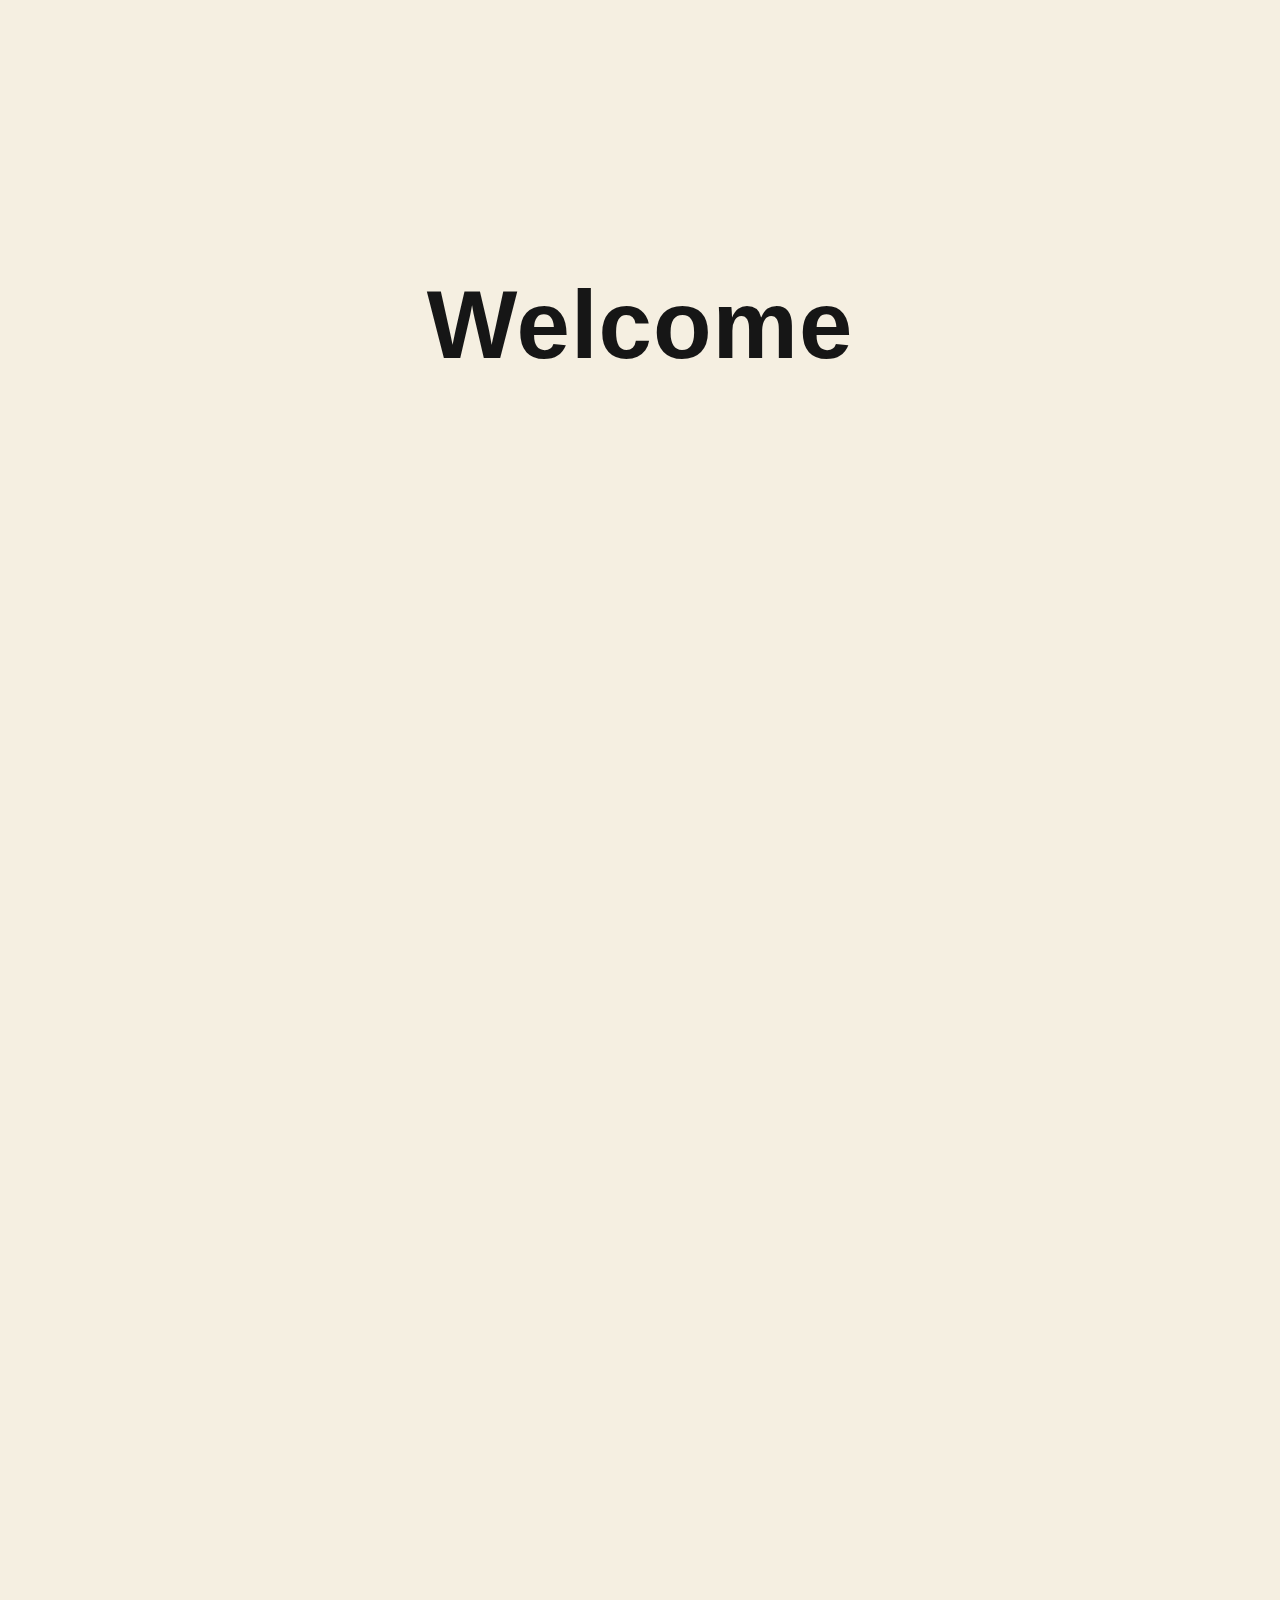
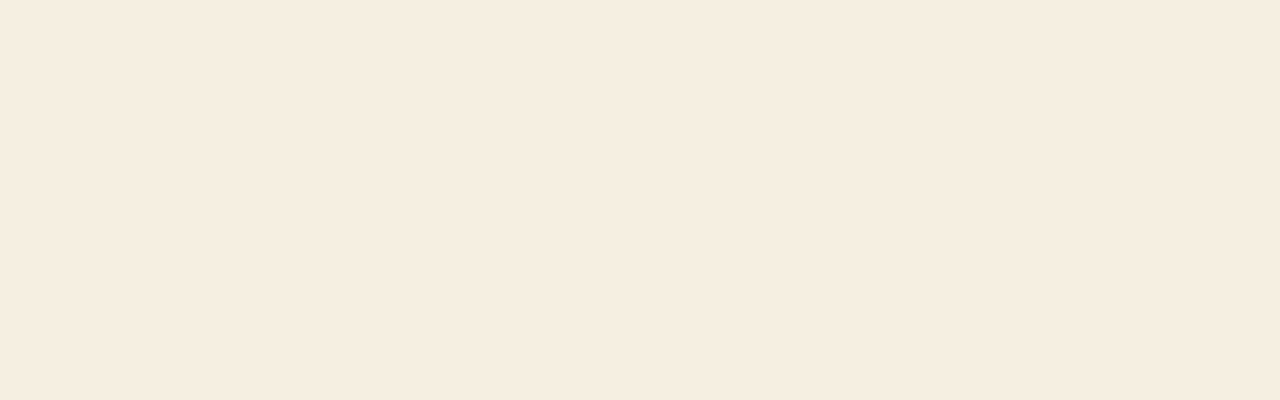
<file: TextRevealOnScroll/index.html>
<!DOCTYPE html>
<html lang="en">
    <head>
	<meta charset = "UTF-8" />
	<meta http-equiv="X-UA-Compatible" content="IE=edge" />
	<meta name="viewport" content="width=device-width", initial-scale=1.0" />	
        <link rel="stylesheet" href="style.css">
        <title>Text Reveal On Scroll</title>
    </head>

    <body>
        <h1>Welcome</h1>
        <ul>

            <li>
                <span>Beautiful is better than ugly</span>
            </li>

            <li>
                <span>Explicit is better than implicit</span>
            </li>

            <li>
                <span>Simple is better than complex</span>
            </li>

            <li>
                <span>Complex is better than complicated</span>
            </li>

            <li>
                <span>Flat is better than nested</span>
            </li>

            <li>
                <span>Sparse is better than dense</span>
            </li>

            <li>
                <span>Readability counts</span>
            </li>

            <li>
                <span>Special cases aren't special enough to break the rules</span>
            </li>

            <li>
                <span>Although practicality beats purity</span>
            </li>

            <li>
                <span>Errors should never pass silently</span>
            </li>

            <li>
                <span>Unless explicitly silenced.</span>
            </li>

            <li>
                <span>In the face of ambiguity, refuse the temptation to guess.</span>
            </li>

            <li>
                <span>There should be one-- and prefarably only one --obvious way to do it.</span>
            </li>

            <li>
                <span>Although that way may not be obvious at first unless you're Dutch.</span>
            </li>

            <li>
                <span>Now is better than never.</span>
            </li>

            <li>
                <span>Although never is often better that *right* now.</span>
            </li>

            <li>
                <span>If the implementation is hard to explain, it's a bad idea.</span>
            </li>

            <li>
                <span>If the implementation is easy to explain, it may be a good idea.</span>
            </li>

            <li>
                <span>Namespaces are one honking great idea -- let's do more of those!</span>
            </li>
        </ul>

        <script src="./app.js"> </script>
    </body>

</html>
</file>
<file: AdvancedSlider/style.css>
:root{
    --background-color: rgb(241,194,222);
    --font-color:rgb(16,1,42);
}
*{margin:0;padding:0;box-sizing:border-box;}
body{background-color:var(--background-color);color:var(--font-color);
display:flex;justify-content:center;flex-direction:column;align-items:center;}
button{border:none;background-color:transparent;cursor:pointer;}
button img{width:20px;}

.hero_title{display:flex;flex-direction:column;
justify-content:center;align-items:center;
margin-top:20vh;width:44.94vw;}
.hero_title h1{font-family: sans-serif;
text-align:center;font-size: 4.1vw;
text-transform: uppercase;}

.carousel_container{width:60%;margin:auto;overflow:hidden;}
.carousel_slide{display:flex;width:100%;height:500px;}
</file>
<file: AdvancedSlider2/style.css>
/*

Color Scheme 1
    --background-color: rgb(241,194,222);
    --font-color:rgb(16,1,42);
    --cursor-dot-1-background: #0d0628;
    --cursor-dot-2-border: #0d0628;
    --cursor-dot-1-larger-background: #eed9e7;
    --cursor-dot-2-larger-background: #0d0628;
    --cursor-dot-2-text-color: #e9c6dd;
    --svg-fill-color: #f1c2de;

Color Scheme 2
    --background-color: black;
    --svg-fill-color: black;
    --font-color: white;
    --cursor-dot-1-background: white;
    --cursor-dot-2-border: white;
    --cursor-dot-1-larger-background: #eed9e7;
    --cursor-dot-2-larger-background: black;
    --cursor-dot-2-text-color: white;

*/

:root{
--background-color: black;
--svg-fill-color: black;
--font-color: white;
--cursor-dot-1-background: white;
--cursor-dot-2-border: white;
--cursor-dot-1-larger-background: white;
--cursor-dot-2-larger-background: black;
--cursor-dot-2-text-color: white;
--button-arrow-color: white;
}

*{margin:0;padding:0;box-sizing:border-box;cursor:none;font-family:sans-serif;}

body{background-color:var(--background-color);color:var(--font-color);}

main{width:100%;position:relative;overflow:hidden;display:flex;
justify-content:center;flex-direction:column;align-items:center;}

.hero_title{display:flex;flex-direction:column;
justify-content:center;align-items:center;
margin-top:0vh;width:44.94vw;}

.hero_title h1{font-family: sans-serif;
text-align:center;font-size: 4.1vw;
text-transform: uppercase;}

.slider{position:relative;padding-left: 1vw; padding-right:1vw;}
.slider_wave{position:absolute;top:0;z-index:2;}
.slider_wave2{bottom:0;position:absolute;z-index:2;transform:rotate(-180deg);}

svg {fill: var(--svg-fill-color);}

.slider_buttons svg {fill: var(--button-arrow-color);width: 20px;}

.button_svg_rotate{transform: rotate(180deg);}
.splide__list{display:flex;align-items:center;justify-content:flex-start;}
.splide__slide{width:100/3%;flex-shrink:0;height:41.88em;height:80vh;}
.splide__img{width:100%;height:100%;object-fit:cover;padding-left:0.52em;padding-right:0.52em;}

.slider_buttons{z-index:3;width:100%;margin-bottom:10vh;
display:flex;justify-content:space-between;
padding-left: 45vw;padding-right: 45vw;align-items:center;
background-color: var(--background-color);margin-top:-1vh;}

button{border:1px solid white;border-radius:50%;padding:14px;background-color:transparent;cursor:pointer;}

button img{width:5vw;}

.carousel_container{width:60%;margin:auto;overflow:hidden;}
.carousel_slide{display:flex;width:100%;height:500px;}
.carousel_slide img{padding-left:0.52em;padding-right:0.52em;}

.dummy{min-height:200vh;}

.cursor{display:flex;justify-content:center;align-items:center;z-index:1000;
pointer-events: none;opacity:0;transition: opacity 350ms;}

body:hover .cursor{opacity:1.0;}

.cursor_dot1{width:6px;height:6px;border-radius:50%;
background-color: var(--cursor-dot-1-background);
position:fixed; transition: 0.1s ease-out;
left:30px;transform:translate(-50%,-50%);}

.cursor_dot2{width:52px;height:52px;border-radius:50%;
border: 2px solid var(--cursor-dot-2-border);
background-color:transparent;position:fixed;
left:10px;transform:translate(-50%,-50%);
display:flex; justify-content:center;
align-items:center;color:transparent;
transition: 0.2s ease-out;}

.is__larger1{width:92px;height:92px;
background-color: var(--cursor-dot-1-larger-background);
transition: 0.2s ease-out;left:10px;}

.is__larger{width:94px;height:94px;
background-color: var(--cursor-dot-2-larger-background);
color: var(--cursor-dot-2-text-color);transition: 0.1s ease-out;}

.cursor__text{overflow:hidden;color:inherit;}
</file>
<file: AdvancedSlider3/style.css>
/*

Color Scheme 1
    --background-color: rgb(241,194,222);
    --font-color:rgb(16,1,42);
    --cursor-dot-1-background: #0d0628;
    --cursor-dot-2-border: #0d0628;
    --cursor-dot-1-larger-background: #eed9e7;
    --cursor-dot-2-larger-background: #0d0628;
    --cursor-dot-2-text-color: #e9c6dd;
    --svg-fill-color: #f1c2de;

Color Scheme 2
    --background-color: black;
    --svg-fill-color: black;
    --font-color: white;
    --cursor-dot-1-background: white;
    --cursor-dot-2-border: white;
    --cursor-dot-1-larger-background: #eed9e7;
    --cursor-dot-2-larger-background: black;
    --cursor-dot-2-text-color: white;

*/

:root{
    --background-color: rgb(241,194,222);
    --font-color:rgb(16,1,42);
    --cursor-dot-1-background: #0d0628;
    --cursor-dot-2-border: #0d0628;
    --cursor-dot-1-larger-background: #eed9e7;
    --cursor-dot-2-larger-background: #0d0628;
    --cursor-dot-2-text-color: #e9c6dd;
    --svg-fill-color: #f1c2de;
}

*{margin:0;padding:0;box-sizing:border-box;
font-family:sans-serif;
cursor: none;
}

body{background-color:var(--background-color);color:var(--font-color);}

main{width:100%;position:relative;overflow:hidden;display:flex;
justify-content:center;flex-direction:column;align-items:center;}

.hero_title{display:flex;flex-direction:column;
justify-content:center;align-items:center;
margin-top:0vh;width:44.94vw;}

.hero_title h1{
text-align:center;font-size: 4.1vw;
text-transform: uppercase;}
.hero_title p{
    margin-top:1.4vh;
    text-align:center;
}

@media screen and (max-width: 600px) {
    .hero_title{
        width:100%;
    }
    .hero_title h1{
        font-size: 7vw;
    }
}
@media screen and (min-width: 600px) {
}


.slider{position:relative;padding-left: 1vw; padding-right:1vw;}
.slider_wave{position:absolute;top:0;z-index:2;}
.slider_wave2{bottom:0;position:absolute;z-index:2;transform:rotate(-180deg);}

svg {fill: var(--svg-fill-color);}

.slider_buttons svg {fill: var(--button-arrow-color);width: 20px;}

.button_svg_rotate{transform: rotate(180deg);}
.splide__list{display:flex;align-items:center;justify-content:flex-start;}
.splide__slide{width:100/3%;flex-shrink:0;height:41.88em;height:80vh;}
.splide__img{width:100%;height:100%;object-fit:cover;padding-left:0.52em;padding-right:0.52em;}

.slider_buttons{z-index:3;width:100%;margin-bottom:10vh;
display:flex;justify-content:space-between;
padding-left: 45vw;padding-right: 45vw;align-items:center;
background-color: var(--background-color);margin-top:-1vh;}
@media screen and (max-width: 600px) {
    .slider_buttons{
        padding-left: 25vw;
        padding-right: 25vw;
    }

}

button{border:1px solid black;border-radius:50%;padding:14px;background-color:transparent;cursor:pointer;}

button img{width:5vw;}

.carousel_container{width:60%;margin:auto;overflow:hidden;}
.carousel_slide{display:flex;width:100%;height:500px;}
.carousel_slide img{padding-left:0.52em;padding-right:0.52em;}

.dummy{min-height:200vh;}

.cursor{display:flex;justify-content:center;align-items:center;z-index:1000;
pointer-events: none;opacity:0;transition: opacity 350ms;}

body:hover .cursor{opacity:1.0;}

.cursor_dot1{width:6px;height:6px;border-radius:50%;
background-color: var(--cursor-dot-1-background);
position:fixed; transition: 0.1s ease-out;
left:0px;transform:translate(-50%,-50%);}

.cursor_dot2{width:52px;height:52px;border-radius:50%;
border: 2px solid var(--cursor-dot-2-border);
background-color:transparent;position:fixed;
left:-20px;transform:translate(-50%,-50%);
display:flex; justify-content:center;
align-items:center;color:transparent;
transition: 0.2s ease-out;}

.is__larger1{width:92px;height:92px;
background-color: var(--cursor-dot-1-larger-background);
transition: 0.2s ease-out;left:-20px;}

.is__larger{width:94px;height:94px;
background-color: var(--cursor-dot-2-larger-background);
color: var(--cursor-dot-2-text-color);transition: 0.1s ease-out;}

.cursor__text{overflow:hidden;color:inherit;}
</file>
<file: CirclesLayoutProject/style.css>
/*
    ORIGINAL COLOR PALLETTE 
        --body_background_color: white;
        --header_border_bottom_color: black;
        --header_background_color: white;
        --circle_container_border_bottom_color: black;
        --circle_border_style: solid;
        --vertical_line_background_color: black;
        --horizontal_line_background_color: black;
        --circle_border_color: black;
        --plane_border_top_background_color: black;
        --plane_background_color: white;
        --footer_background_color: black;
        --main_font_color: #fff;
 */
:root{
    --body_background_color: #061831;
    --header_border_bottom_color: #00ffdc;
    --header_background_color: #061831;
    --circle_container_border_bottom_color: #00ffdc;
    --circle_border_style: dashed;
    --vertical_line_background_color: #00ffdc;
    --horizontal_line_background_color: #00ffdc;
    --circle_border_color: #00ffdc;
    --plane_border_top_background_color: #00ffdc;
    --plane_background_color: #061831;
    --footer_background_color: black;
    --main_font_color: #00ffdc;
}
@import url("https://fonts.googleapis.com/css2?family=Poppins:wght@200;400;600&display=swap");
*, *::before, *::after{
    margin: 0;
    padding: 0;
    box-sizing: border-box;
    list-style: none;
    font-weight: 400;
}
body{
    font-family: "Poppins", sans-serif;
    background-color: var(--body_background_color);
}
section{
    position: relative;
    width: 100%;
    min-height: 100vh;
}
h1, p, li{
    color: var(--main_font_color);
    mix-blend-mode: difference;
}
.header{
    position: absolute;
    top: 0;
    left: 0;
    width: 100%;
    height: 50px;
    border-bottom: 1px solid var(--header_border_bottom_color);
    display: flex;
    justify-content: center;
    background-color: var(--header_background_color);
}
.header_container{
    width: 90%;
    max-width: 1200px;
    display: flex;
    align-items: center;
    justify-content: space-between;
}

nav ul{
    display: flex;
    width: 250px;
    justify-content: space-between;
}

.circle__container{
    position: relative;
    top: 50px;
    height: calc(100vh - 100px);
    width: 100%;
    border-bottom: 1px solid var(--circle_container_border_bottom_color);
}

.vertical__line{
    position: absolute;
    top: 0;
    left: 50%;
    width: 1px;
    height: 100%;
    background-color: var(--vertical_line_background_color);
    opacity: .4;
}

.horizontal__line{
    position: absolute;
    top: 50%;
    left: 0%;
    width: 100%;
    height: 1px;
    background-color: var(--horizontal_line_background_color);
    opacity: .4;
}


.circle__container__inner{
    position: absolute;
    left: 50%;
    transform: translateX(-50%);
    width: 90%;
    height: 100%;
    max-width: 1200px;
}

.circle{
    position: absolute;
    transform-origin: center;
    left: 50%;
    top: 50%;
    transform: translate(-50%, -50%);
    width: 32vh;
    height: 32vh;
    border: 1px var(--circle_border_style) var(--circle_border_color);
    border-radius: 50%;
    will-change: transform;
}


.sticky__section{
    position: relative;
    width: 100%;
    display: flex;
    justify-content: center;
    flex-direction: column;
}

.plane{
    border-top: 1px solid var(--plane_border_top_background_color);
    display: flex;
    justify-content: center;
    background-color: var(--plane_background_color);
}

.plane__one{
    position: sticky;
    top: 0;
    height: 100vh;
    width: 100%;
    z-index: 0;
}

.plane__two{
    position: sticky;
    top: 50px;
    height: calc(100vh - 50px);
    width: 100%;
    z-index: 2;
}


.plane__three{
    position: sticky;
    top: 100px;
    height: calc(100vh - 100px);
    width: 100%;
    z-index: 2;
}

.container{
    width: 90%;
    height: 100vh;
    max-width: 1200px;
    padding-top: .8rem;
}


.footer{
    display: flex;
    justify-content: center;
    width: 100%;
    height: 100vh;
    background-color: var(--footer_background_color);
}
</file>
<file: DadJokesGenerator/style.css>
@import url("https://fonts.googleapis.com/css2?family=Poppins:wght@200;400;600&display=swap");
*, *::before, *::after{
    margin: 0;
    padding: 0;
    box-sizing: border-box;
}

body{
    font-family: "Poppins", sans-serif;
    background-color: #686de0;
    display: flex;
    align-items: center;
    justify-content: center;
    height: 100vh;
}
.container{
    background-color: #fff;
    border-radius: 10px;
    padding: 50px 20px;
    text-align: center;
    max-width: 100%;
    width: 800px;
    box-shadow: 0 10px 20px rgba(0, 0, 0, 0.1), 0 6px 6px rgba(0, 0, 0, 0.1);
}

.joke{
    font-size: 30px;
    line-height: 40px;
    margin: 50px auto;
    max-width: 600px;
}

.btn{
    background-color: #9f68e0;
    border: 0;
    border-radius: 10px;
    box-shadow: 0 5px 15px rgba(0, 0, 0, 0.1), 0 6px 6px rgba(0, 0, 0, 0.1);
    color: #fff;
    font-size: 16px;
    padding: 14px 40px;
    cursor: pointer;
}
.btn:active{
    transform: scale(0.98);
}

.btn:focus{
    outline: 0;
}
</file>
<file: PasswordGenerator/style.css>
@import url("https://fonts.googleapis.com/css2?family=Poppins:wght@200;400;600&display=swap");

*{
    margin:0;
    padding:0;
    box-sizing:border-box;
}

body{
    font-family: "Poppins", sans-serif;
    background-color: rebeccapurple;
    color: white;
    display: flex;
    justify-content: center;
    align-items: center;
    min-height: 100vh;
}

.pw_container{
    background-color: rgb(46,12,80);
    box-shadow: 0 4px 10px rgba(0, 0, 0, 0.5);
    min-width: 400px;
}

.pw_header{
    padding: 1rem;
}

.pw{
    width:100%;
    height: 70px;
    background-color: rebeccapurple;
    display: flex;
    align-items: center;
    position: relative;
    font-size:1.5rem;
    padding: 1rem;
    overflow: auto;
}

.pw button{
    background-color: white;
    color: rgb(29,2,56);
    cursor: pointer;
    border: none;
    font-family: inherit;
    font-weight: bold;
    padding: 0.25rem;
    position: absolute;
    top: 0;
    right: 0;
    transform: translate(0, 20%);
    transition: opacity 0.2s ease, transform 0.2s ease;
    opacity: 0;
}

.pw:hover button{
    opacity: 1;
    transform: translate(0, 0);
}

.pw_body{
    padding: 0 1rem 1rem;
}

.form_control{
    color: #eee;
    display: flex;
    justify-content: space-between;
    margin: 0.5rem 0;
}

.generate{
    cursor: pointer;
    background-color: #ecb602;
    color: rebeccapurple;
    display: block;
    padding: 0.5rem;
    font-size: 1.5rem;
    font-weight: bold;
    margin-top: 1rem;
    border: none;
    width: 100%;
}
</file>
<file: ShuffleCards/style.css>
*{margin:0;padding:0;box-sizing:border-box;}

html,
body {
position: relative;
height: 100%;
}

body {
background: #fff;
font-family: Helvetica Neue, Helvetica, Arial, sans-serif;
font-size: 14px;
color: #000;
margin: 0;
padding: 0;
display: flex;
justify-content: center;
align-items: center;
}

.swiper {
width: 240px;
height: 320px;
}

.swiper-slide {
display: flex;
align-items: center;
justify-content: center;
border-radius: 18px;
font-size: 22px;
font-weight: bold;
color: #fff;
}

.swiper-slide:nth-child(1n) {
background-color: rgb(206, 17, 17);
}

.swiper-slide:nth-child(2n) {
background-color: rgb(0, 140, 255);
}

.swiper-slide:nth-child(3n) {
background-color: rgb(10, 184, 111);
}

.swiper-slide:nth-child(4n) {
background-color: rgb(211, 122, 7);
}

.swiper-slide:nth-child(5n) {
background-color: rgb(118, 163, 12);
}

.swiper-slide:nth-child(6n) {
background-color: rgb(180, 10, 47);
}

.swiper-slide:nth-child(7n) {
background-color: rgb(35, 99, 19);
}

.swiper-slide:nth-child(8n) {
background-color: rgb(0, 68, 255);
}

.swiper-slide:nth-child(9n) {
background-color: rgb(218, 12, 218);
}

.swiper-slide:nth-child(10n) {
background-color: rgb(54, 94, 77);
}
</file>
<file: TeamGridPage/style.css>
@import url("https://fonts.googleapis.com/css2?family=Poppins:wght@200;400;600&display=swap");
*, *::before, *::after{
    margin: 0;
    padding: 0;
    box-sizing: border-box;
}

body{
    font-family: "Poppins", sans-serif;
}

@media screen and (max-width: 600px) {
    .grid_container{
        display: grid;
        grid-template-columns: 1fr 1fr;
        gap: 10px;
    }
}

@media screen and (min-width: 600px) {
    .grid_container{
        display: grid;
        grid-template-columns: 1fr 1fr 1fr;
        gap: 10px;
    }
}
.user_card > img{
    transition: 1s all ease;
}

.user_card img{
    border-radius:10px;
    height: 474px;
}

.user_name_wrapper{
    position: relative;
    width: fit-content;
}

.user_name{
    font-size: 21px;
    width: fit-content;
    position: relative;
    padding: 0 6px;
    z-index: 100;
    color: black;
    background-color: transparent;
}

.user_name_background{
    position: absolute;
    top: 0;
    left: 0;
    width:0%;
    height:100%;
    background-color: yellow;
    transition: .6s ease;
}

.user_card:hover .user_name_background{
    width: 100%;
}

.user_role, .user_description{
    display: none;
}

@media screen and (max-width: 600px) {
    .card_clicked{
        position: fixed;
        top: 0;
        left: 0;
        right: 0;
        bottom: auto;
        z-index: 1000;
        display: flex;
        flex-direction: column-reverse;
        background-color: black;
        padding: 12px;
    }
    .card_clicked .user_name{
        color: hsl(75, 100%, 53%);
        font-size: 40px;
    }
    .card_clicked .user_role{
        margin-top: 14px;
        margin-bottom: 17px;
        font-size: 15px;
        font-weight: normal;
    }
    .user_description{
        font-size: 13px;
    }
    .card_clicked .user_card_wrapper{
        padding: 21px;
        background-color: black;
        color: hsl(75, 100%, 53%);
    }
    .card_clicked img{
        width: 95vw;
        height: 50vh;
        object-fit: cover;
        object-position: 100% 0%;
        border-radius: 10px;
    }
}
@media screen and (min-width: 600px) {
    .card_clicked{
        position: fixed;
        top: 0;
        left: 0;
        right: 0;
        bottom: auto;
        z-index: 1000;
        display: flex;
        flex-direction: row-reverse;
        background-color: black;
        padding: 12px;
        height: 100vh;
    }
    .card_clicked .user_name{
        color: hsl(75, 100%, 53%);
        font-size: 70px;
    }
    .card_clicked img{
        width: 45vw;
        height: 98vh;
        object-fit: cover;
        border-radius: 10px;
    }
    .card_clicked .user_role{
        margin-top: 20px;
        margin-bottom: 24px;
        font-size: 21px;
        font-weight: normal;
    }
    .user_description{
        font-size: 21px;
    }
    .card_clicked .user_card_wrapper{
        padding: 29px;
        background-color: black;
        color: hsl(75, 100%, 53%);
    }
}

.card_clicked .user_role, .card_clicked .user_description {
    display: flex;
}
.card_clicked .user_name_background{
    display: none;
}

@media screen and (max-width: 600px) {
    main{
        padding: 80px 32px;
    }

    h1{
        font-size: 15vw;
        letter-spacing: -2px;
    }
    .user_card img{
        border-radius:10px;
        height: 274px;
    }
}

@media screen and (min-width: 600px) {
    h1{
        font-size: 100px;
        letter-spacing: -2px;
    }
    main{
        padding: 103px 154px;
    }
}
</file>
<file: TextAdventureGame/style.css>
@import url("https://fonts.googleapis.com/css2?family=Poppins:wght@200;400;600&display=swap");
*, *::before, *::after{
    margin: 0;
    padding: 0;
    box-sizing: border-box;
    font-family: "Poppins", sans-serif;
}

body{
    display: flex;
    justify-content: center;
    align-items: center;
    width: 100vw;
    height: 100vh;
    background-color: #333;
}

.container{
    width: 800px;
    max-width: 80%;
    background-color: white;
    padding: 10px;
    border-radius: 5px;
    box-shadow: 0 0 10px 2px;/* x-offset y-offset  blur spread */
}

.btn_grid{
    display: grid;
    grid-template-columns: repeat(2, auto);
    gap: 10px;
    margin-top: 20px;
}

.btn {
    background-color: hsl(200, 100%, 50%);
    border: 1px solid hsl(200, 100%, 30%);
    border-radius: 5px;
    padding: 5px 10px;
    outline: none;
}

.btn:hover{
    border-color: black;
}
</file>
<file: TextRevealOnScroll/style.css>
:root{
    --var-color-one: #f5efe1;
    --var-color-two: #161616;
}

*{margin:0;padding:0;box-sizing:border-box;list-style:none;font-family:sans-serif;color:var(--var-color-two);}

html,body{background-color:var(--var-color-one);height:2000px;}

/*
h1{position:absolute;top: 40vh;width:100%;text-align:center;
font-size:6rem;font-size:7.5vw;letter-spacing:1px;}
*/
h1{width:100%;text-align:center;font-size:7.5vw;letter-spacing:1px;padding-bottom:50vh;padding-top:30vh;}

/*
ul{position:absolute;right:5%;top:100vh;height:100vh;display:flex;flex-direction:column;justify-content:flex-end;}
*/
ul{height:100vh;display:flex;flex-direction:column;justify-content:flex-end;}

ul li{height:8rem;display:flex; overflow:hidden;margin-bottom:0.5rem;justify-content:flex-end;}

ul li{min-height:fit-content;}

ul li:hover{opacity:0.5;cursor:pointer;}

ul li span{display:block;line-height:2rem;font-size:1rem;font-size:1vw;margin:0.05rem;transform:translateY(200%);}

ul li span.active{transform:translateY(0%);transition:1s ease-out;}
</file>
